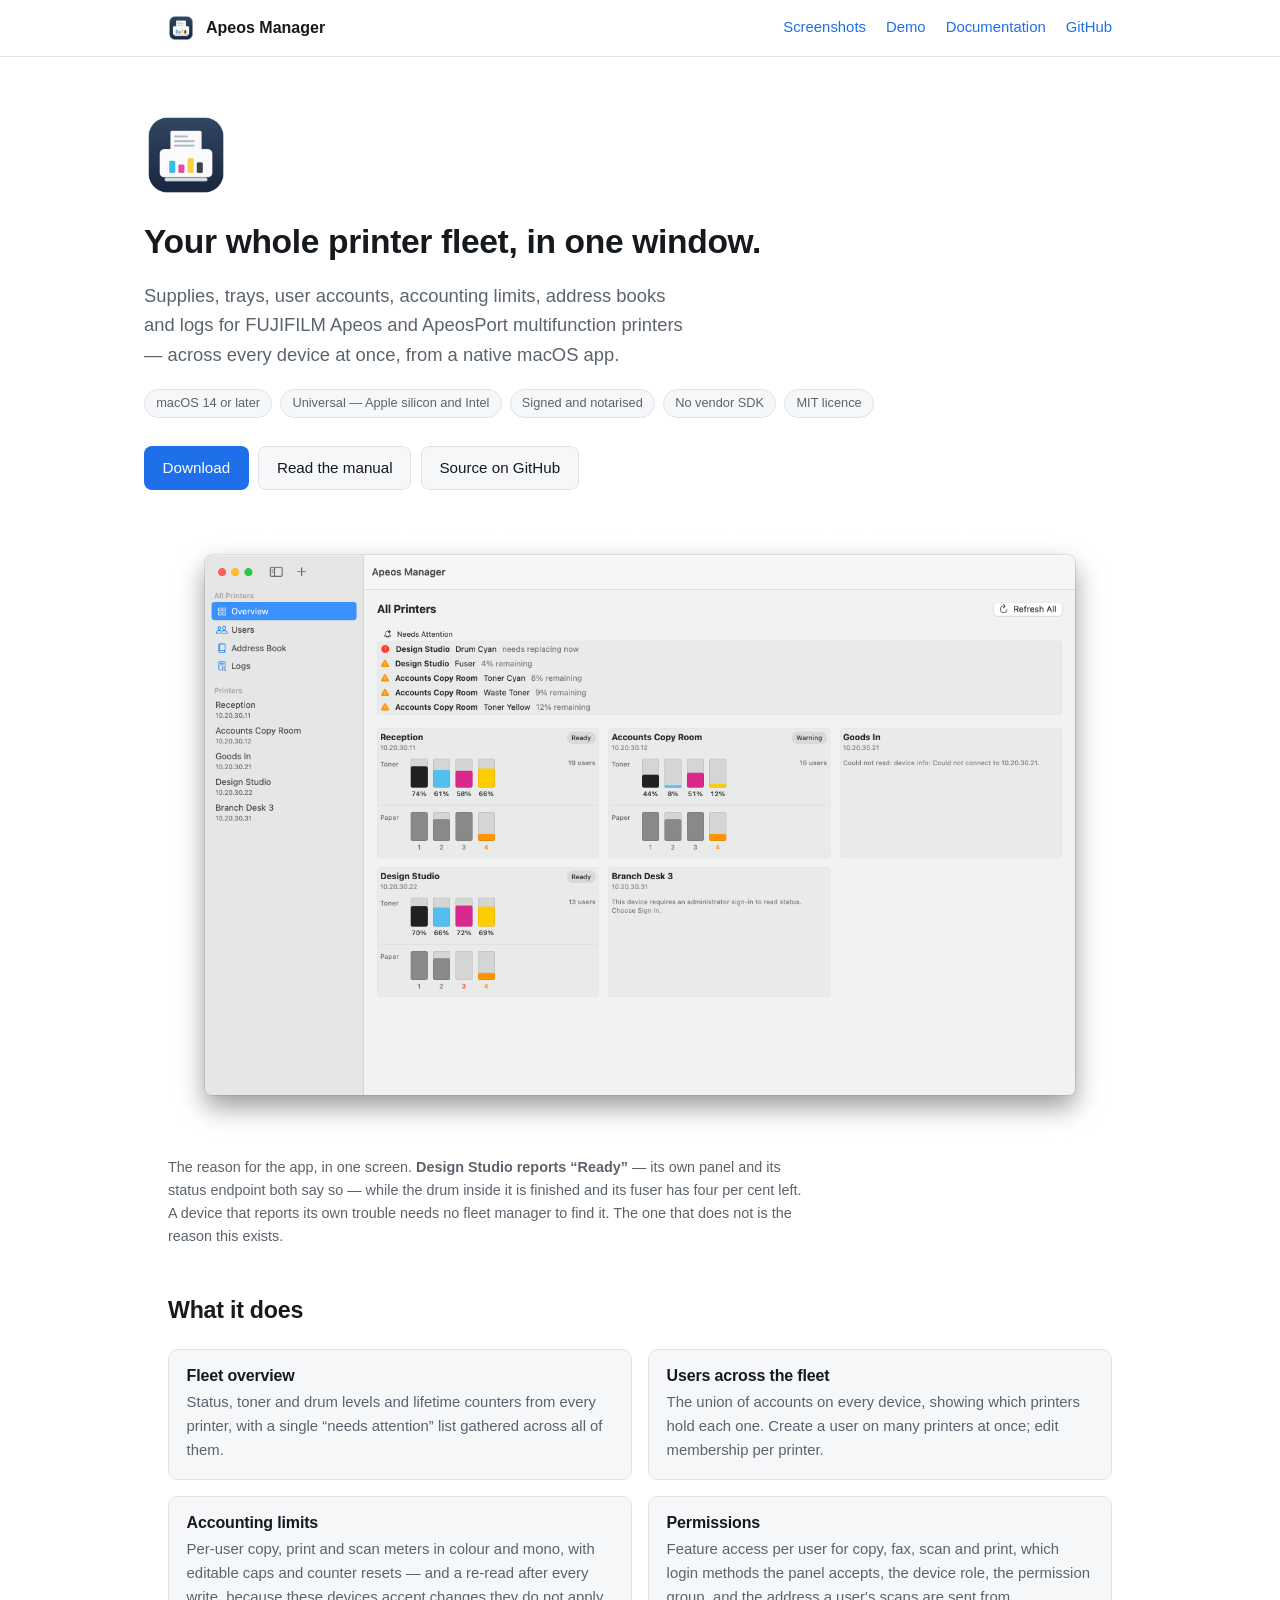
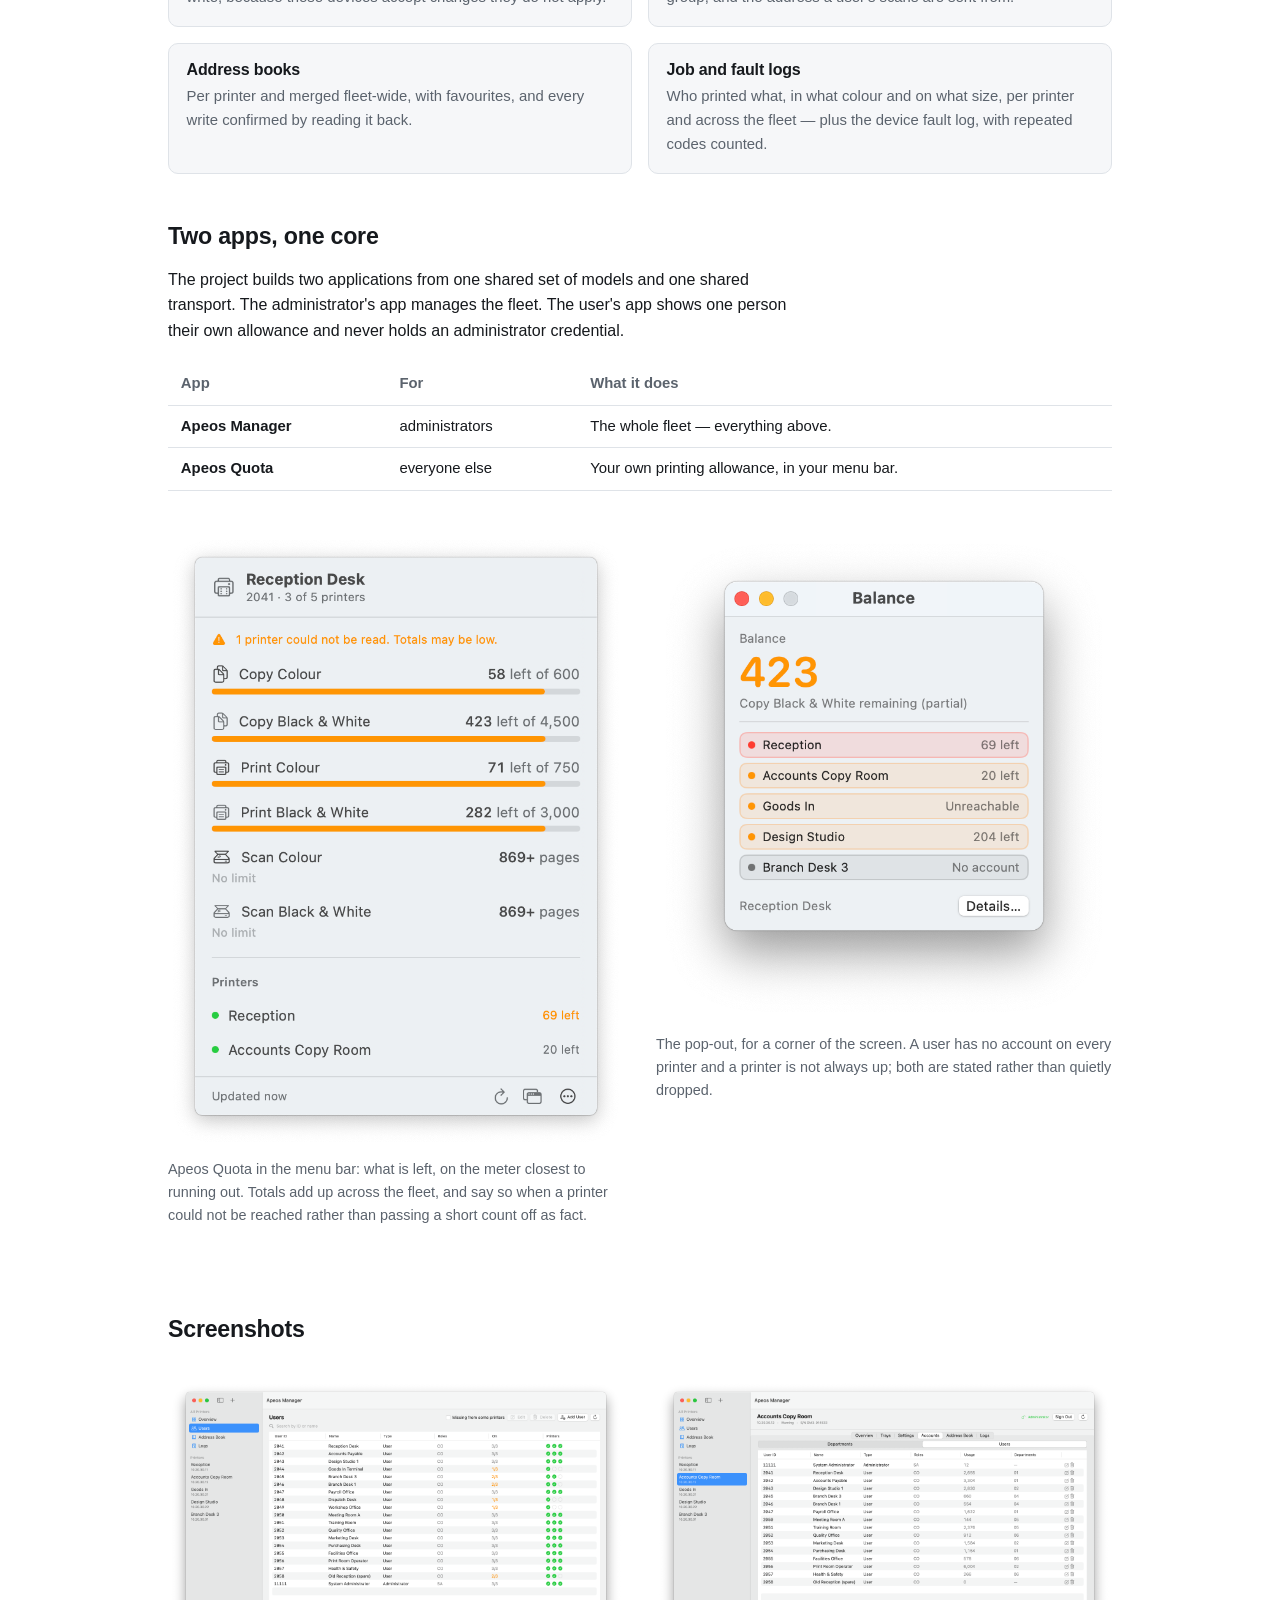
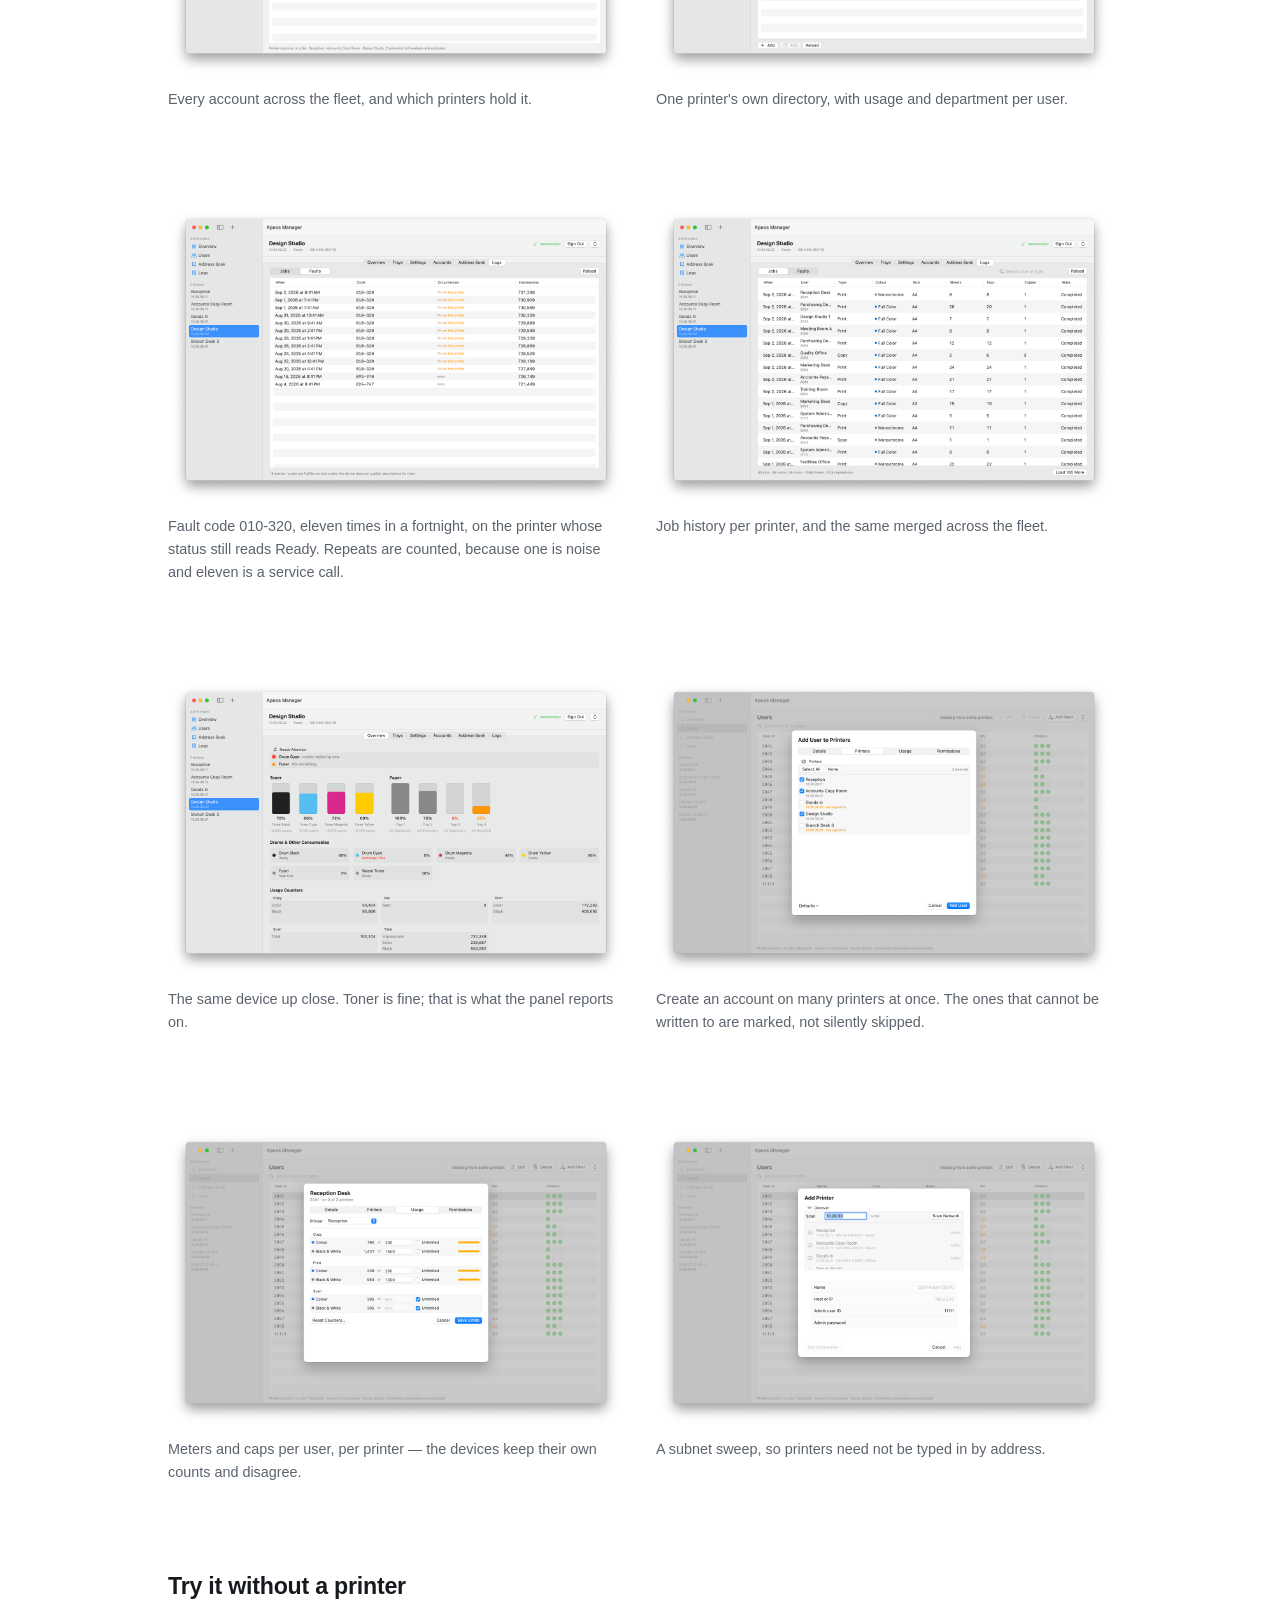
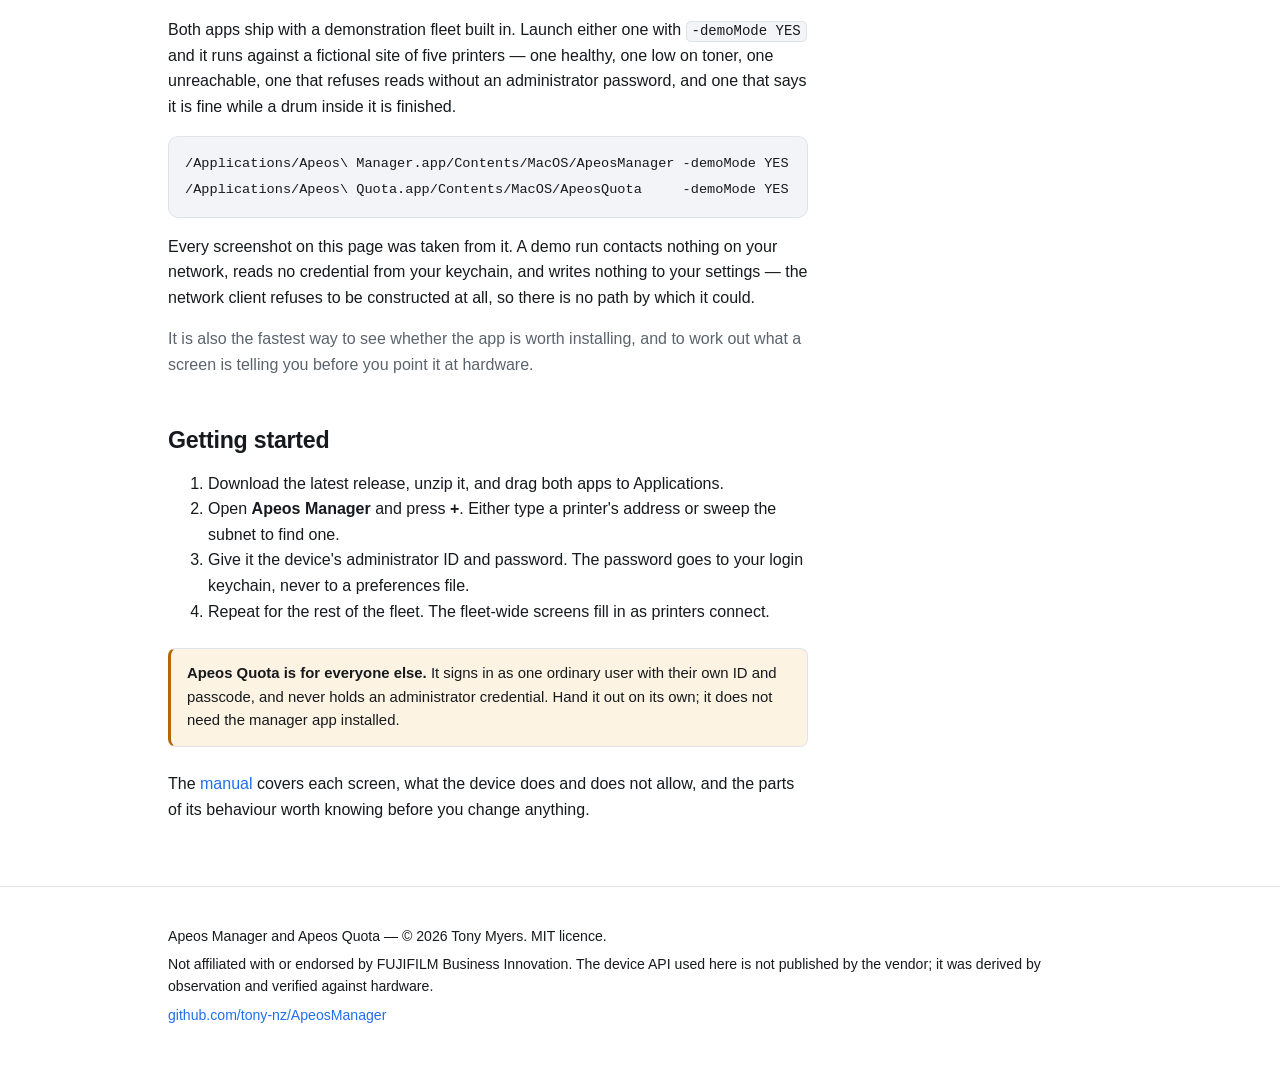
<file: docs/index.html>
<!doctype html>
<html lang="en">
<head>
<meta charset="utf-8">
<meta name="viewport" content="width=device-width, initial-scale=1">
<title>Apeos Manager — fleet management for Apeos printers on macOS</title>
<meta name="description" content="A macOS app for managing a fleet of FUJIFILM Apeos and ApeosPort multifunction printers: supplies, users, accounting limits, address books and logs, across every printer at once.">
<link rel="icon" href="assets/favicon.png" type="image/png">
<link rel="stylesheet" href="assets/style.css">
</head>
<body>

<header class="site-head">
  <div class="wrap">
    <img src="assets/icon.png" alt="Apeos Manager icon">
    <span class="name">Apeos Manager</span>
    <nav>
      <a href="#screenshots">Screenshots</a>
      <a href="#demo">Demo</a>
      <a href="documentation.html">Documentation</a>
      <a href="https://github.com/tony-nz/ApeosManager">GitHub</a>
    </nav>
  </div>
</header>

<main>

<section class="wrap hero">
  <img class="appicon" src="assets/icon.png" alt="Apeos Manager application icon">
  <h1>Your whole printer fleet, in one window.</h1>
  <p class="lead">
    Supplies, trays, user accounts, accounting limits, address books and logs for
    FUJIFILM Apeos and ApeosPort multifunction printers &mdash; across every device at
    once, from a native macOS app.
  </p>
  <div class="badges">
    <span class="badge">macOS 14 or later</span>
    <span class="badge">Universal &mdash; Apple silicon and Intel</span>
    <span class="badge">Signed and notarised</span>
    <span class="badge">No vendor SDK</span>
    <span class="badge">MIT licence</span>
  </div>
  <div class="cta">
    <a class="button primary" href="https://github.com/tony-nz/ApeosManager/releases/latest">Download</a>
    <a class="button quiet" href="documentation.html">Read the manual</a>
    <a class="button quiet" href="https://github.com/tony-nz/ApeosManager">Source on GitHub</a>
  </div>
</section>

<section class="wrap">
  <figure>
    <img src="screenshots/fleet-overview.png"
         alt="The fleet overview. A Needs Attention panel lists a spent cyan drum and a
              fuser at four per cent on Design Studio, and three low consumables on
              Accounts Copy Room. Below it, printer cards show Design Studio badged
              Ready, Goods In unreachable, and Branch Desk 3 asking for an administrator
              sign-in.">
    <figcaption>
      The reason for the app, in one screen. <strong>Design Studio reports
      &ldquo;Ready&rdquo;</strong> &mdash; its own panel and its status endpoint both say
      so &mdash; while the drum inside it is finished and its fuser has four per cent
      left. A device that reports its own trouble needs no fleet manager to find it. The
      one that does not is the reason this exists.
    </figcaption>
  </figure>
</section>

<section class="wrap">
  <h2 id="what">What it does</h2>
  <div class="features">
    <div class="feature">
      <h3>Fleet overview</h3>
      <p>Status, toner and drum levels and lifetime counters from every printer, with a
         single &ldquo;needs attention&rdquo; list gathered across all of them.</p>
    </div>
    <div class="feature">
      <h3>Users across the fleet</h3>
      <p>The union of accounts on every device, showing which printers hold each one.
         Create a user on many printers at once; edit membership per printer.</p>
    </div>
    <div class="feature">
      <h3>Accounting limits</h3>
      <p>Per-user copy, print and scan meters in colour and mono, with editable caps and
         counter resets &mdash; and a re-read after every write, because these devices
         accept changes they do not apply.</p>
    </div>
    <div class="feature">
      <h3>Permissions</h3>
      <p>Feature access per user for copy, fax, scan and print, which login methods the
         panel accepts, the device role, the permission group, and the address a user's
         scans are sent from.</p>
    </div>
    <div class="feature">
      <h3>Address books</h3>
      <p>Per printer and merged fleet-wide, with favourites, and every write confirmed by
         reading it back.</p>
    </div>
    <div class="feature">
      <h3>Job and fault logs</h3>
      <p>Who printed what, in what colour and on what size, per printer and across the
         fleet &mdash; plus the device fault log, with repeated codes counted.</p>
    </div>
  </div>
</section>

<section class="wrap">
  <h2 id="two-apps">Two apps, one core</h2>
  <div class="prose">
    <p>
      The project builds two applications from one shared set of models and one shared
      transport. The administrator's app manages the fleet. The user's app shows one
      person their own allowance and never holds an administrator credential.
    </p>
  </div>
  <div class="table-scroll">
    <table>
      <thead>
        <tr><th>App</th><th>For</th><th>What it does</th></tr>
      </thead>
      <tbody>
        <tr>
          <td><strong>Apeos Manager</strong></td>
          <td>administrators</td>
          <td>The whole fleet &mdash; everything above.</td>
        </tr>
        <tr>
          <td><strong>Apeos Quota</strong></td>
          <td>everyone else</td>
          <td>Your own printing allowance, in your menu bar.</td>
        </tr>
      </tbody>
    </table>
  </div>

  <div class="shots two">
    <figure>
      <img src="screenshots/quota-menu-bar.png"
           alt="The Apeos Quota menu bar popover for Reception Desk, showing four capped
                meters close to their limits, two uncapped scan meters, and a warning
                that one printer could not be read so totals may be low.">
      <figcaption>
        Apeos Quota in the menu bar: what is left, on the meter closest to running out.
        Totals add up across the fleet, and say so when a printer could not be reached
        rather than passing a short count off as fact.
      </figcaption>
    </figure>
    <figure>
      <img src="screenshots/quota-balance.png"
           alt="The Balance window: 423 Copy Black and White remaining, marked partial,
                with all five printers listed — Reception 69 left, Accounts Copy Room 20
                left, Goods In unreachable, Design Studio 204 left, and Branch Desk 3
                showing no account.">
      <figcaption>
        The pop-out, for a corner of the screen. A user has no account on every printer
        and a printer is not always up; both are stated rather than quietly dropped.
      </figcaption>
    </figure>
  </div>
</section>

<section class="wrap">
  <h2 id="screenshots">Screenshots</h2>
  <div class="shots two">
    <figure>
      <img src="screenshots/fleet-users.png"
           alt="The fleet-wide Users list: nineteen accounts with ID, name, type, role,
                a count of how many printers hold each, and a tick per printer.">
      <figcaption>Every account across the fleet, and which printers hold it.</figcaption>
    </figure>
    <figure>
      <img src="screenshots/printer-accounts.png"
           alt="One printer's Accounts tab, showing its user list with per-user usage
                totals and department numbers.">
      <figcaption>One printer's own directory, with usage and department per user.</figcaption>
    </figure>
    <figure>
      <img src="screenshots/printer-faults.png"
           alt="The fault log for Design Studio: fault code 010-320 listed eleven times
                over a fortnight, each row marked eleven times on this printer, on a
                device whose header reads Ready.">
      <figcaption>
        Fault code 010&#8209;320, eleven times in a fortnight, on the printer whose
        status still reads Ready. Repeats are counted, because one is noise and eleven
        is a service call.
      </figcaption>
    </figure>
    <figure>
      <img src="screenshots/printer-jobs.png"
           alt="Job history for one printer: date, user, type, colour, paper size,
                sheets, impressions, copies and state.">
      <figcaption>Job history per printer, and the same merged across the fleet.</figcaption>
    </figure>
    <figure>
      <img src="screenshots/printer-overview.png"
           alt="Design Studio's own overview: header reads Ready, toner all near seventy
                per cent, and below it Drum Cyan at zero per cent marked Exchange Time
                and the fuser at four per cent.">
      <figcaption>
        The same device up close. Toner is fine; that is what the panel reports on.
      </figcaption>
    </figure>
    <figure>
      <img src="screenshots/add-user-printers.png"
           alt="The Add User sheet's Printers pane: five printers with checkboxes, three
                ticked and marked three selected, the two not signed in shown in amber.">
      <figcaption>
        Create an account on many printers at once. The ones that cannot be written to
        are marked, not silently skipped.
      </figcaption>
    </figure>
    <figure>
      <img src="screenshots/edit-user-usage.png"
           alt="Editing a user's usage on one printer: copy colour 190 of 200, copy mono
                1,431 of 1,500, print colour 238 of 250, print mono 954 of 1,000, each
                with an amber bar, and scan unlimited.">
      <figcaption>
        Meters and caps per user, per printer &mdash; the devices keep their own counts
        and disagree.
      </figcaption>
    </figure>
    <figure>
      <img src="screenshots/add-printer.png"
           alt="The Add Printer sheet mid-scan, listing discovered printers with their
                addresses, serial numbers and status.">
      <figcaption>A subnet sweep, so printers need not be typed in by address.</figcaption>
    </figure>
  </div>
</section>

<section class="wrap">
  <h2 id="demo">Try it without a printer</h2>
  <div class="prose">
    <p>
      Both apps ship with a demonstration fleet built in. Launch either one with
      <code>-demoMode YES</code> and it runs against a fictional site of five printers
      &mdash; one healthy, one low on toner, one unreachable, one that refuses reads
      without an administrator password, and one that says it is fine while a drum inside
      it is finished.
    </p>
<pre><code>/Applications/Apeos\ Manager.app/Contents/MacOS/ApeosManager -demoMode YES
/Applications/Apeos\ Quota.app/Contents/MacOS/ApeosQuota     -demoMode YES</code></pre>
    <p>
      Every screenshot on this page was taken from it. A demo run contacts nothing on
      your network, reads no credential from your keychain, and writes nothing to your
      settings &mdash; the network client refuses to be constructed at all, so there is
      no path by which it could.
    </p>
    <p class="dim">
      It is also the fastest way to see whether the app is worth installing, and to work
      out what a screen is telling you before you point it at hardware.
    </p>
  </div>
</section>

<section class="wrap">
  <h2 id="start">Getting started</h2>
  <div class="prose">
    <ol>
      <li>Download the latest release, unzip it, and drag both apps to Applications.</li>
      <li>Open <strong>Apeos Manager</strong> and press <strong>+</strong>. Either type a
          printer's address or sweep the subnet to find one.</li>
      <li>Give it the device's administrator ID and password. The password goes to your
          login keychain, never to a preferences file.</li>
      <li>Repeat for the rest of the fleet. The fleet-wide screens fill in as printers
          connect.</li>
    </ol>
    <div class="note">
      <strong>Apeos Quota is for everyone else.</strong> It signs in as one ordinary
      user with their own ID and passcode, and never holds an administrator credential.
      Hand it out on its own; it does not need the manager app installed.
    </div>
    <p>
      The <a href="documentation.html">manual</a> covers each screen, what the device
      does and does not allow, and the parts of its behaviour worth knowing before you
      change anything.
    </p>
  </div>
</section>

</main>

<footer>
  <div class="wrap">
    <p>Apeos Manager and Apeos Quota &mdash; &copy; 2026 Tony Myers. MIT licence.</p>
    <p>Not affiliated with or endorsed by FUJIFILM Business Innovation. The device API
       used here is not published by the vendor; it was derived by observation and
       verified against hardware.</p>
    <p><a href="https://github.com/tony-nz/ApeosManager">github.com/tony-nz/ApeosManager</a></p>
  </div>
</footer>

<script src="assets/lightbox.js"></script>

</body>
</html>
</file>
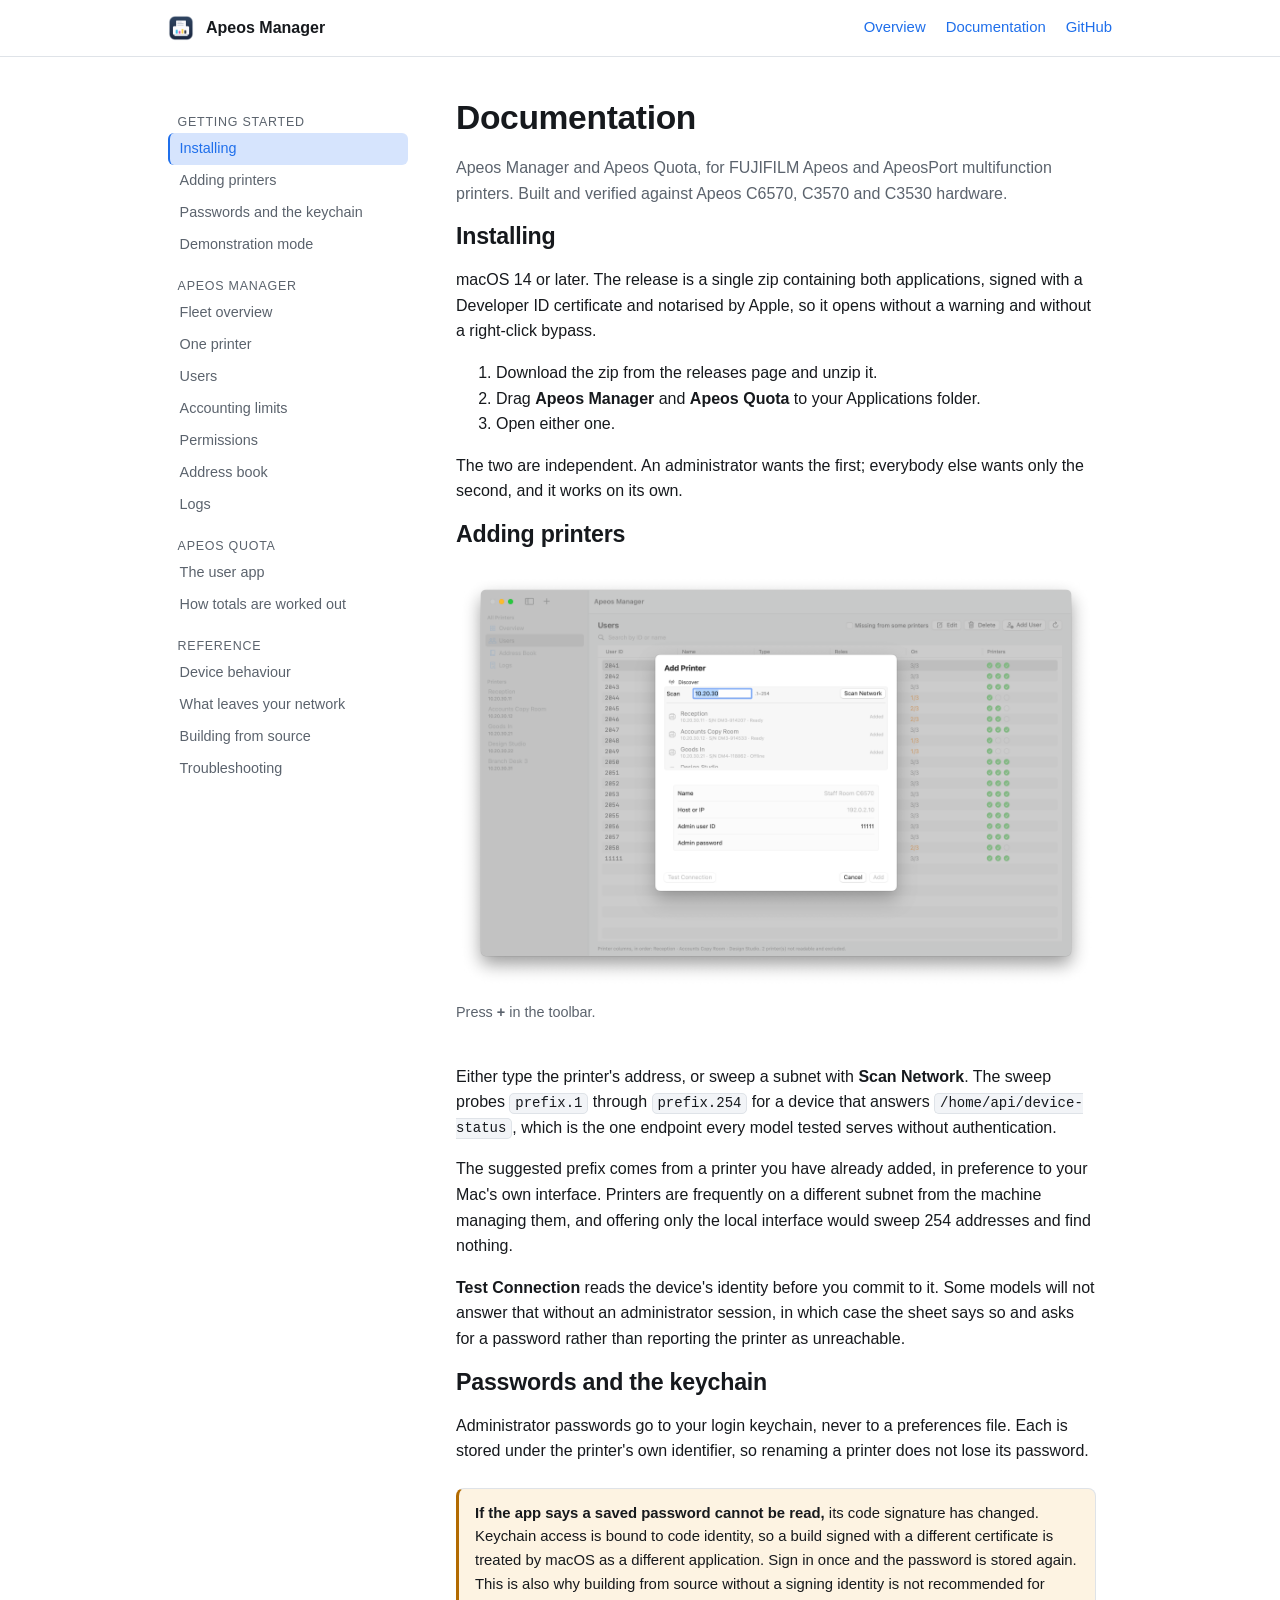
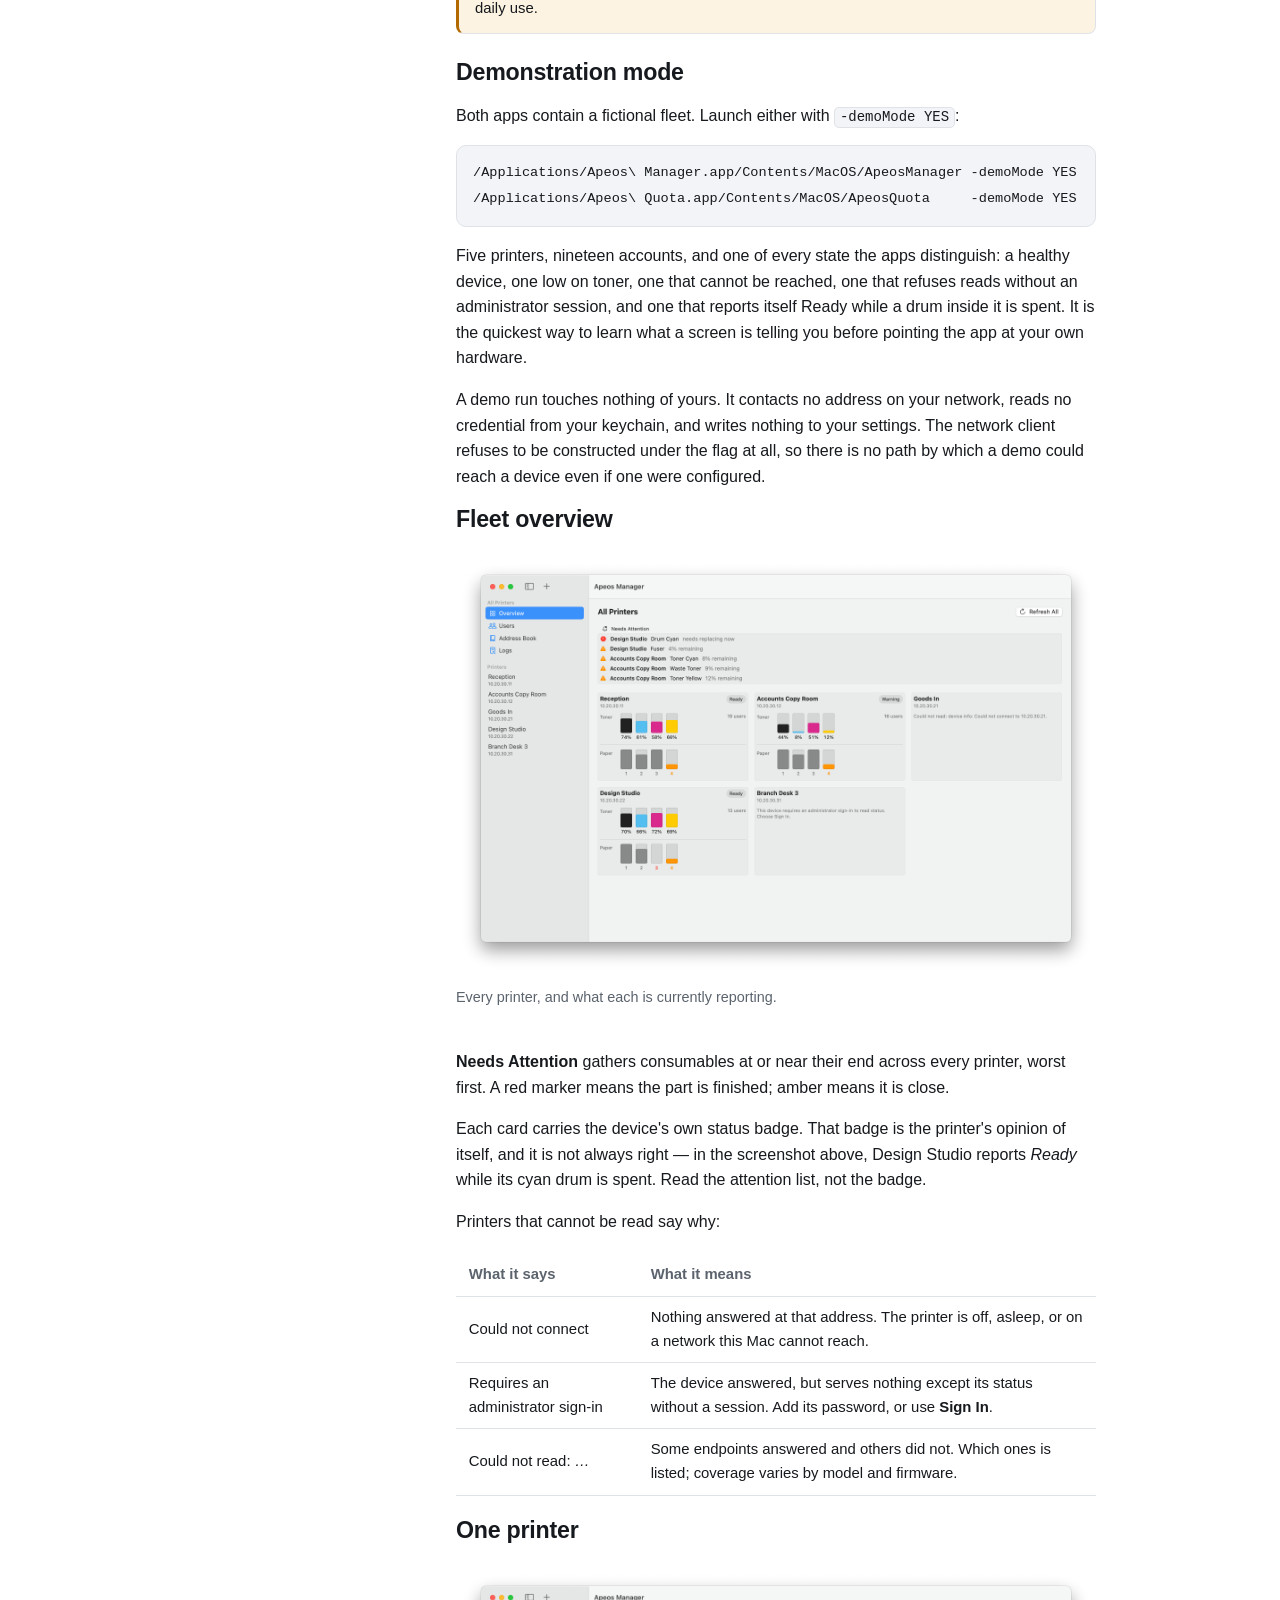
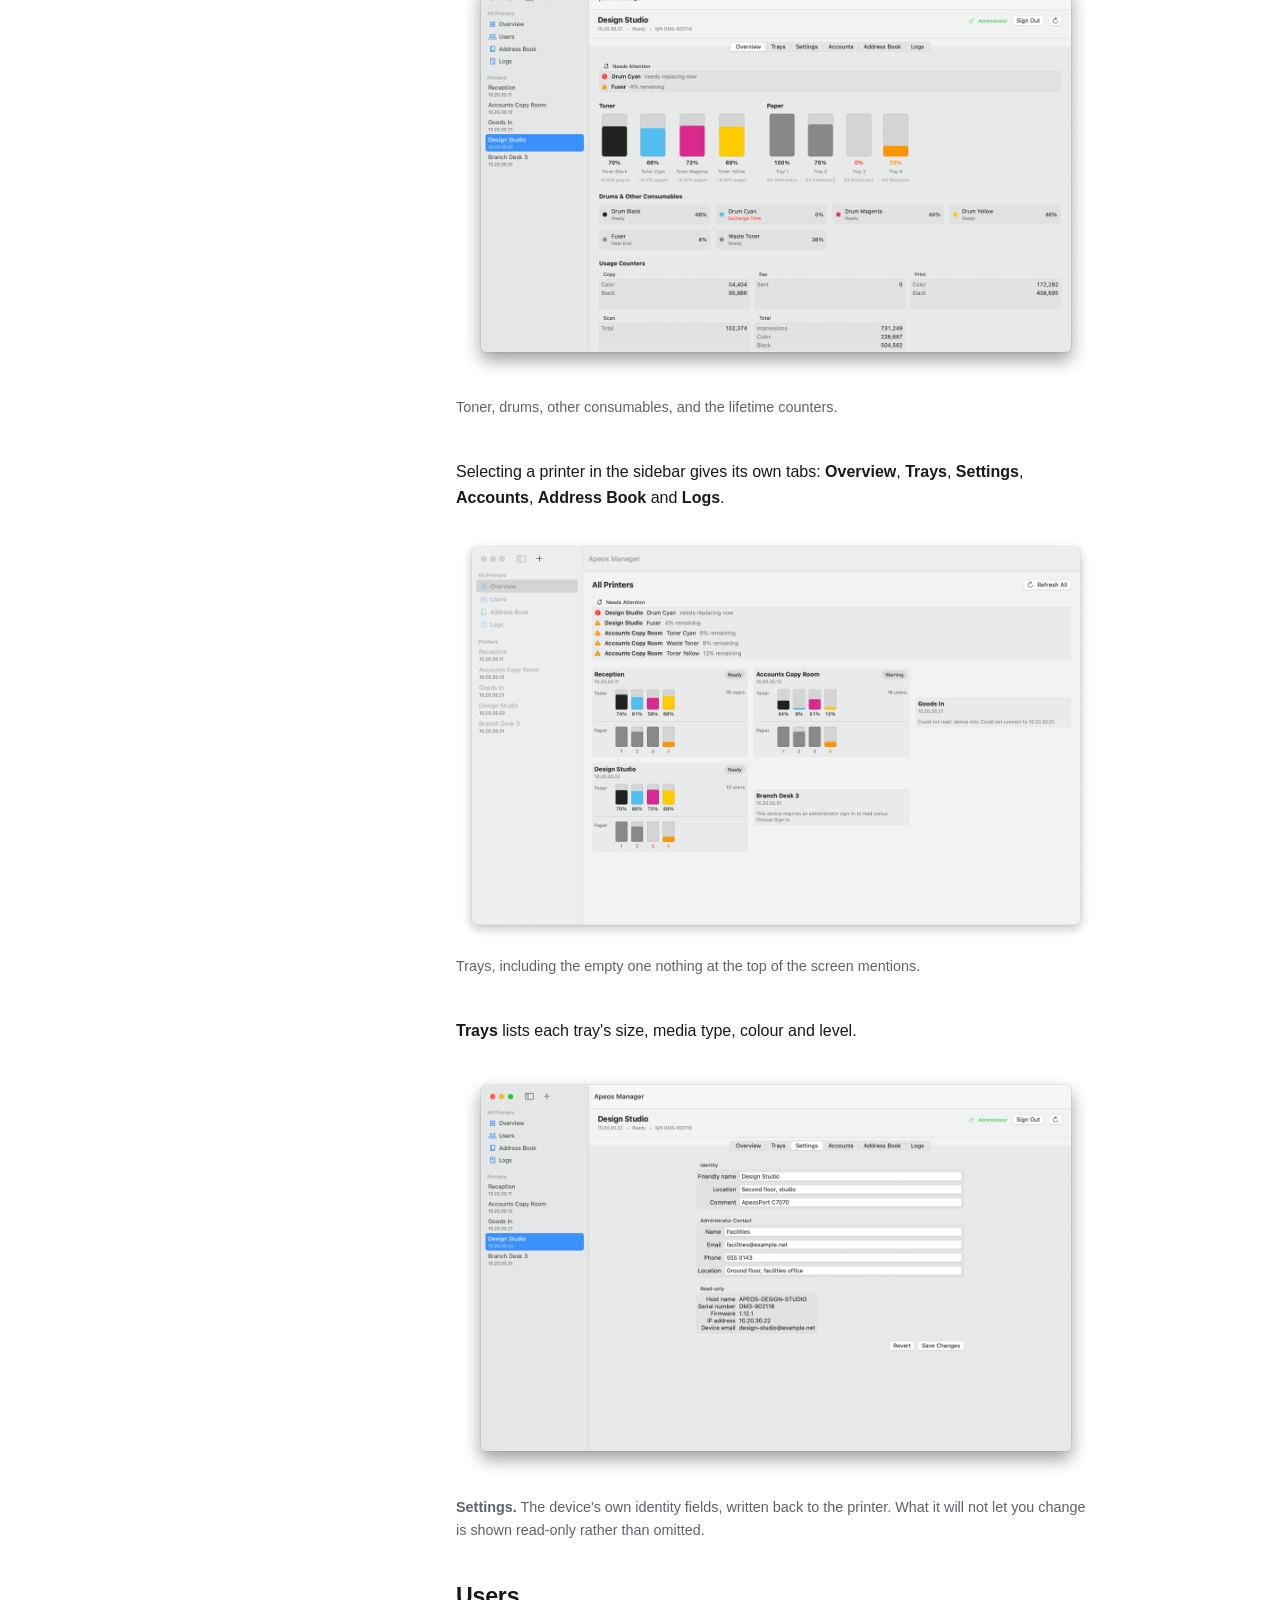
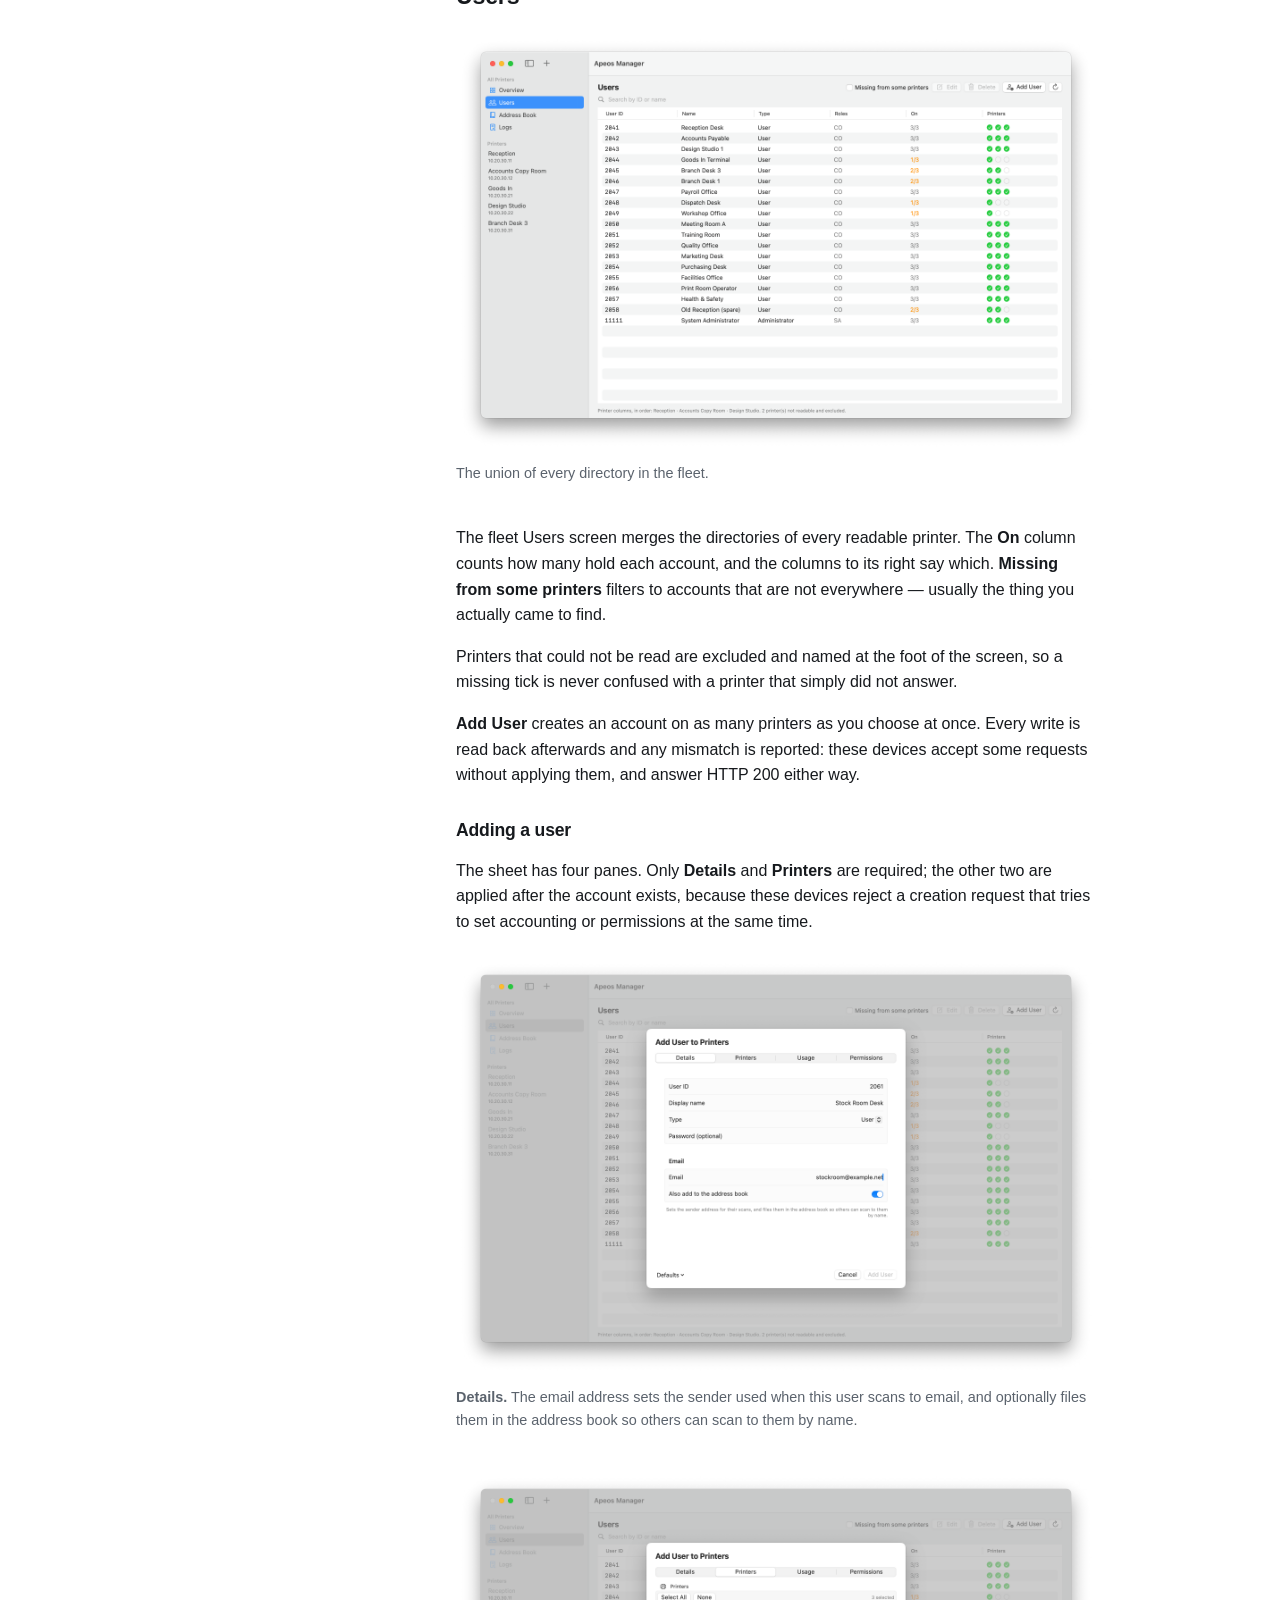
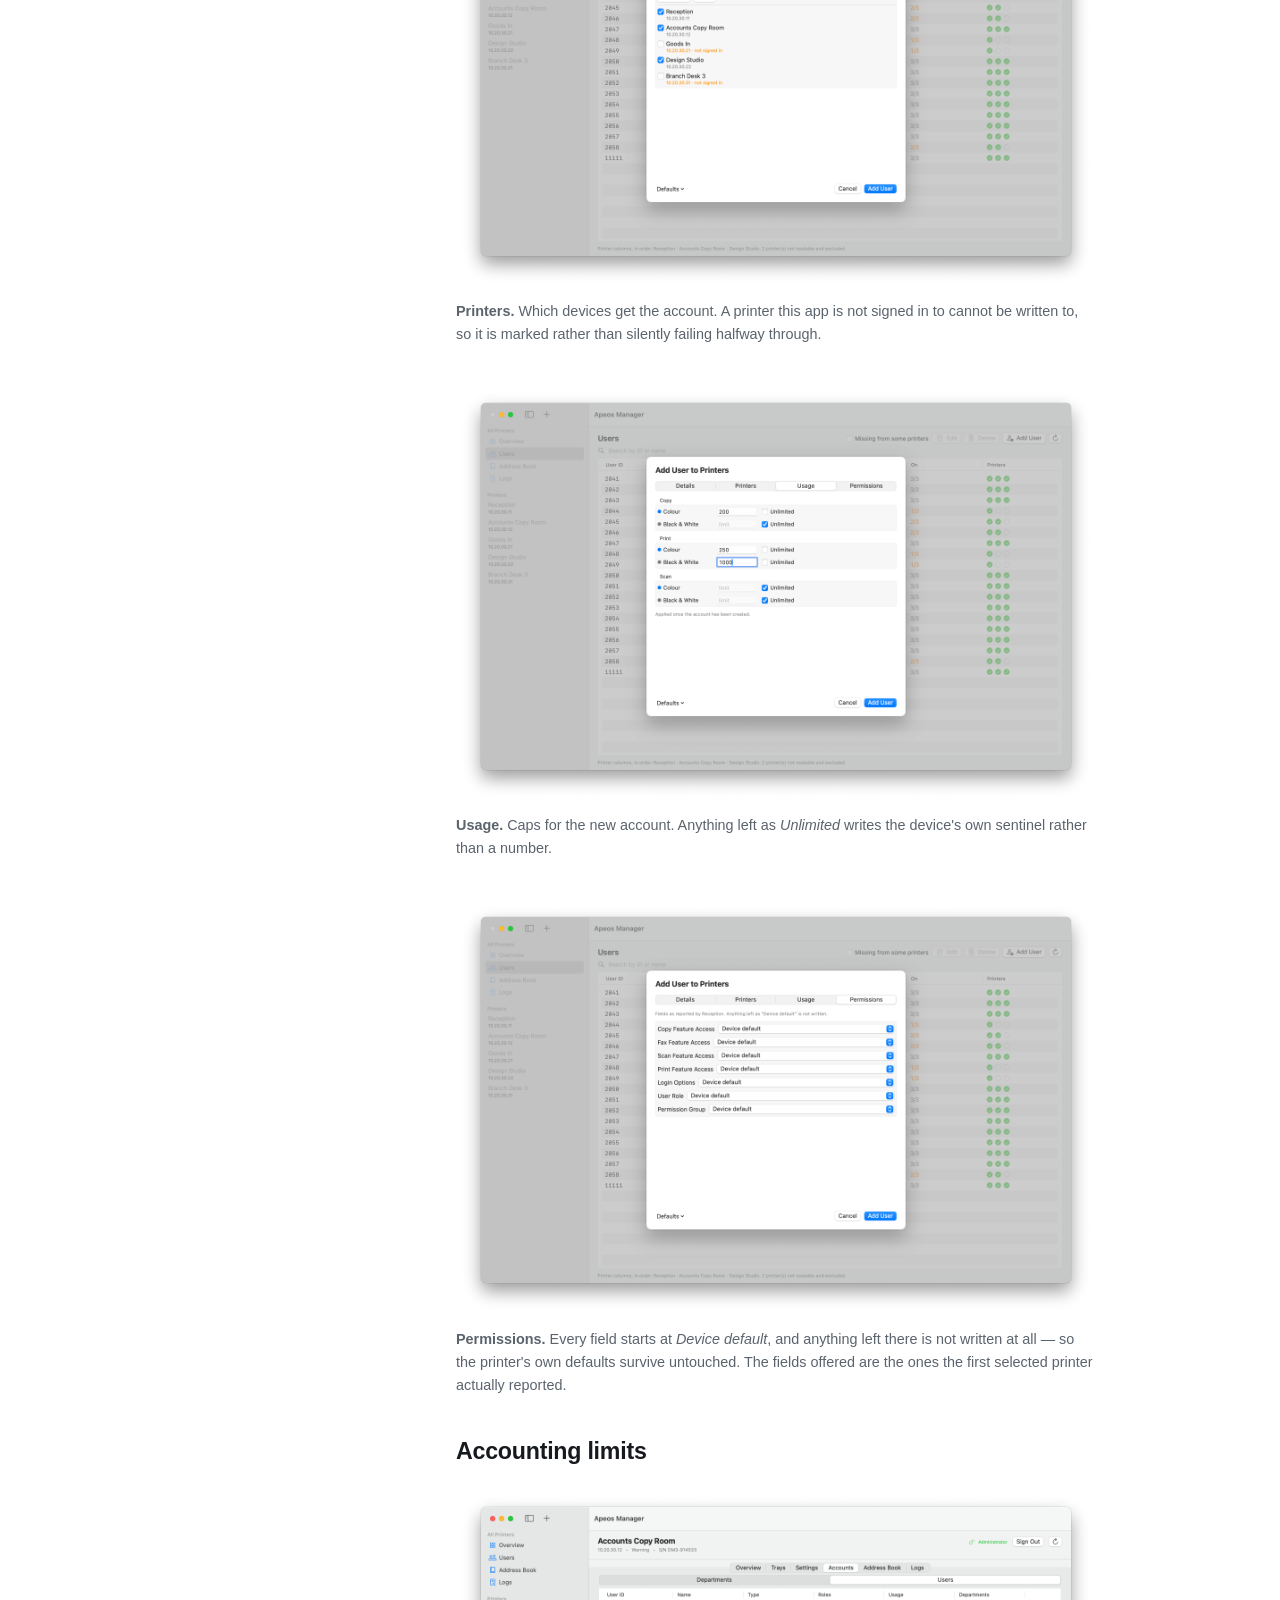
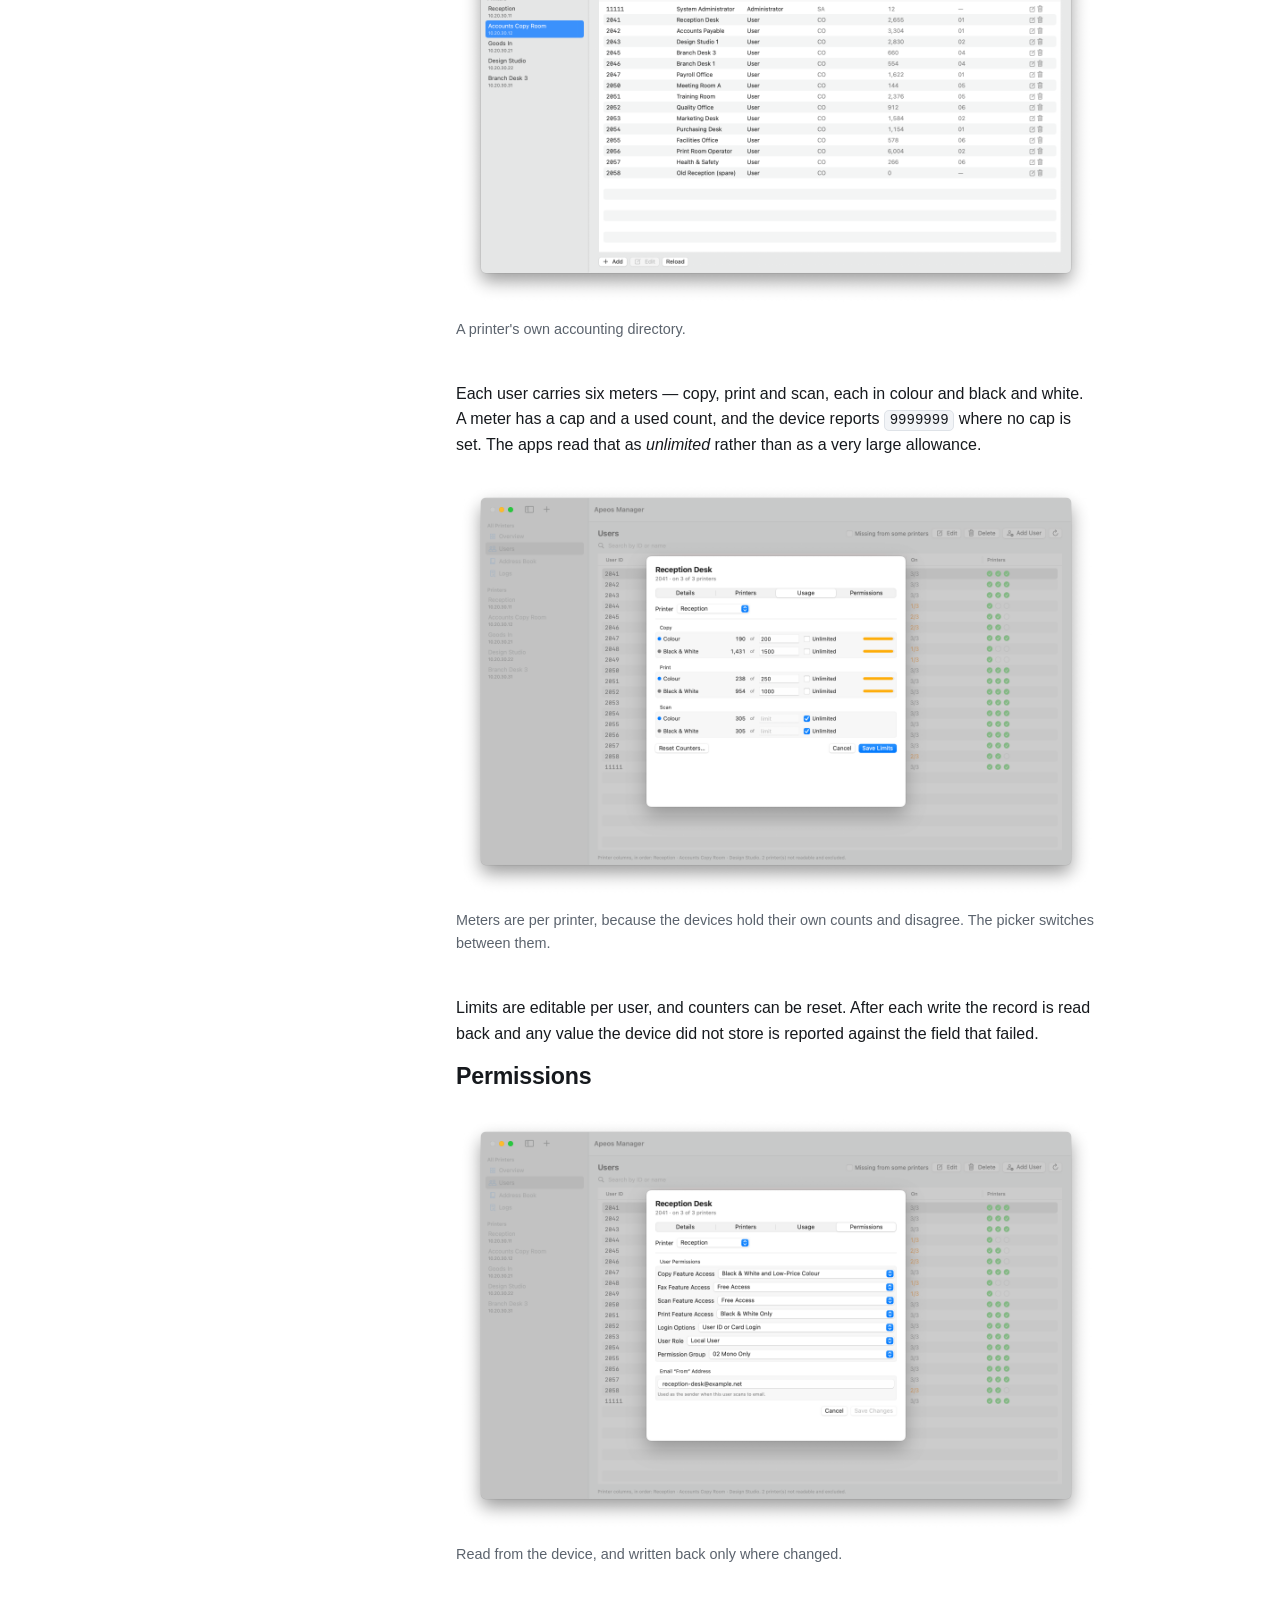
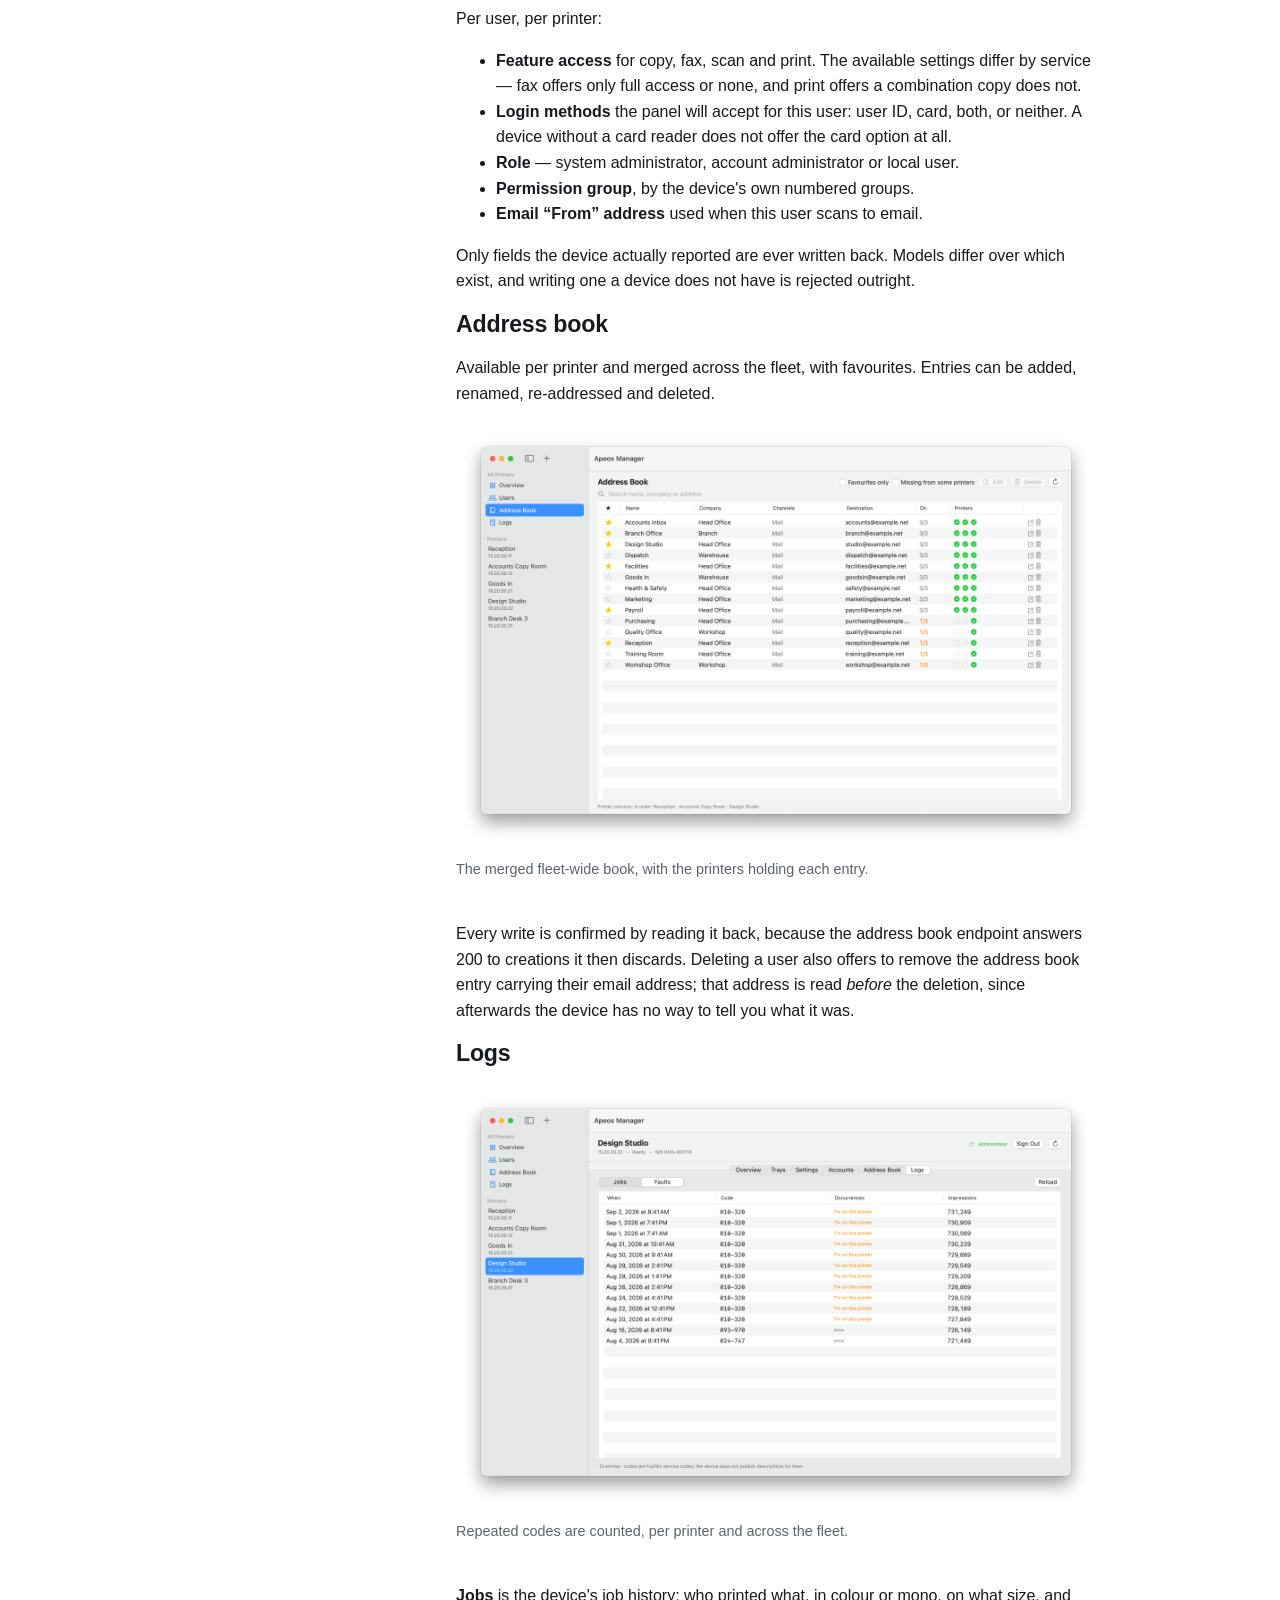
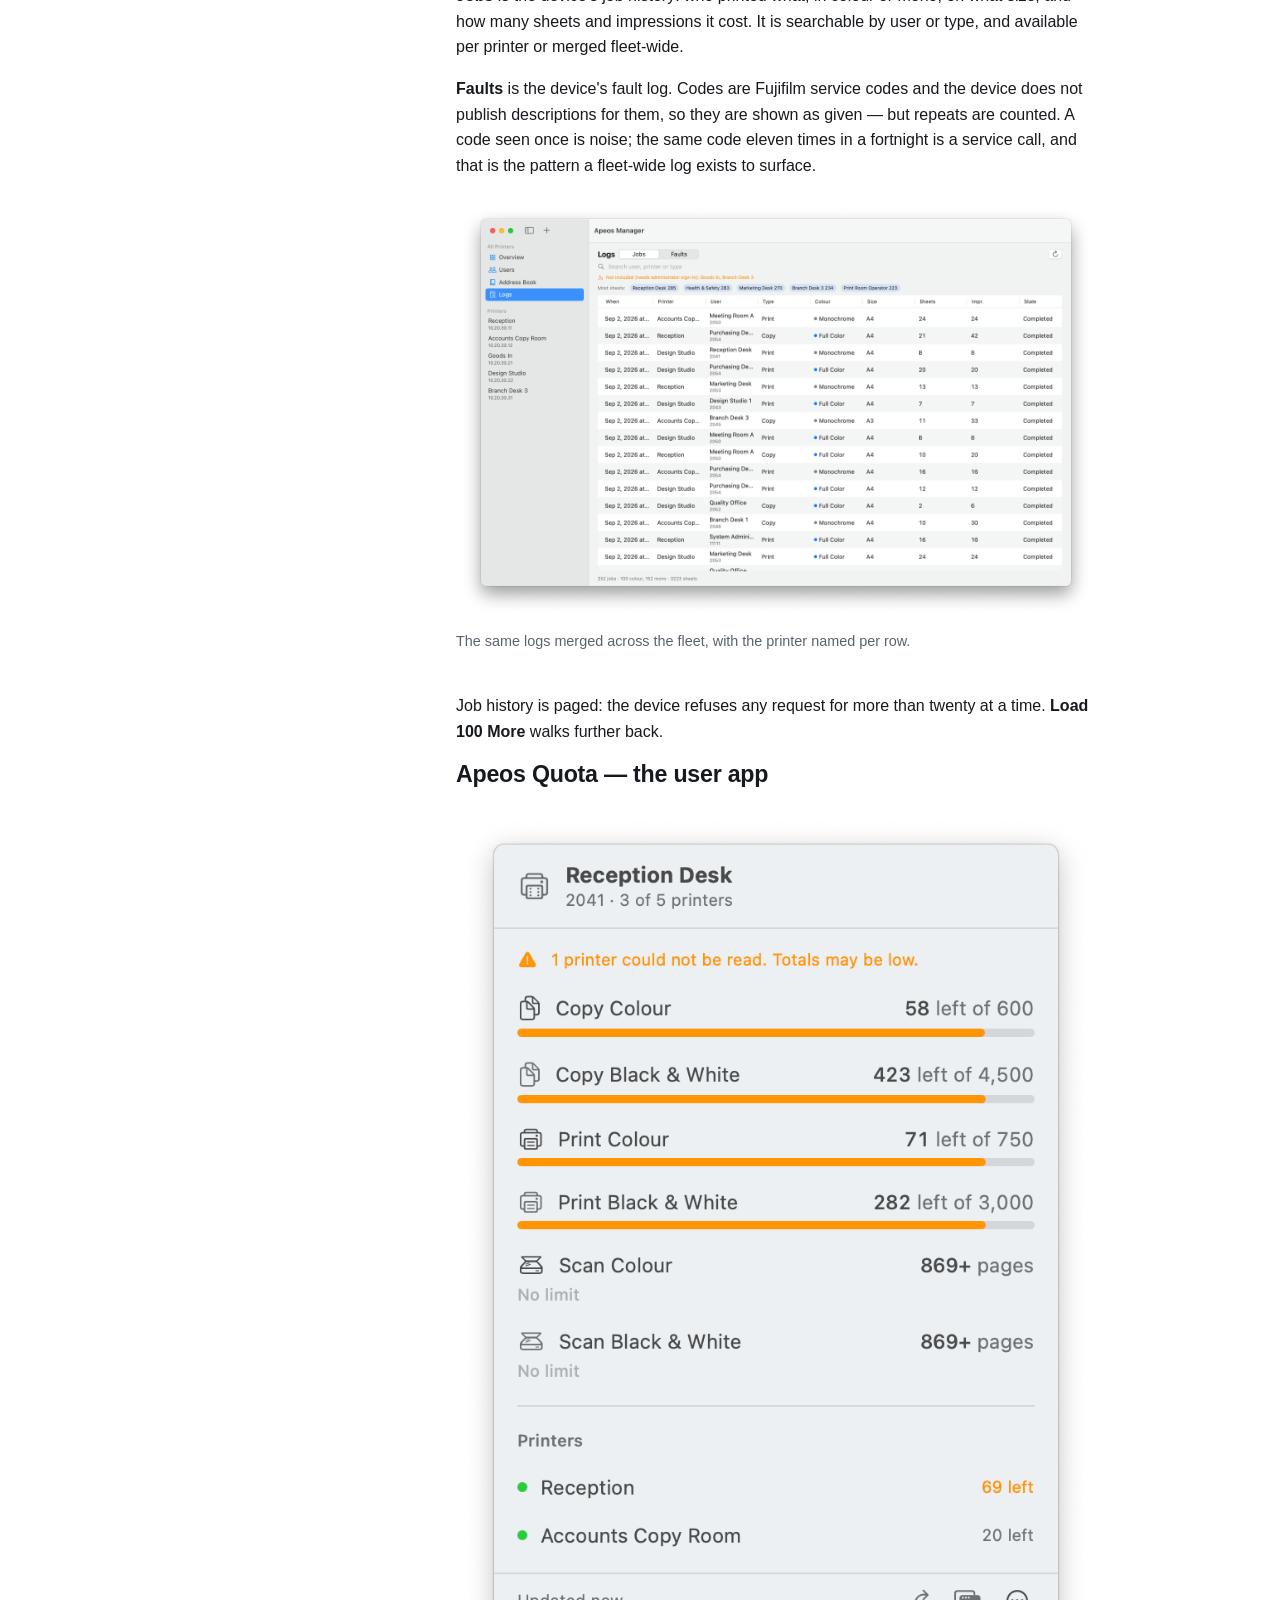
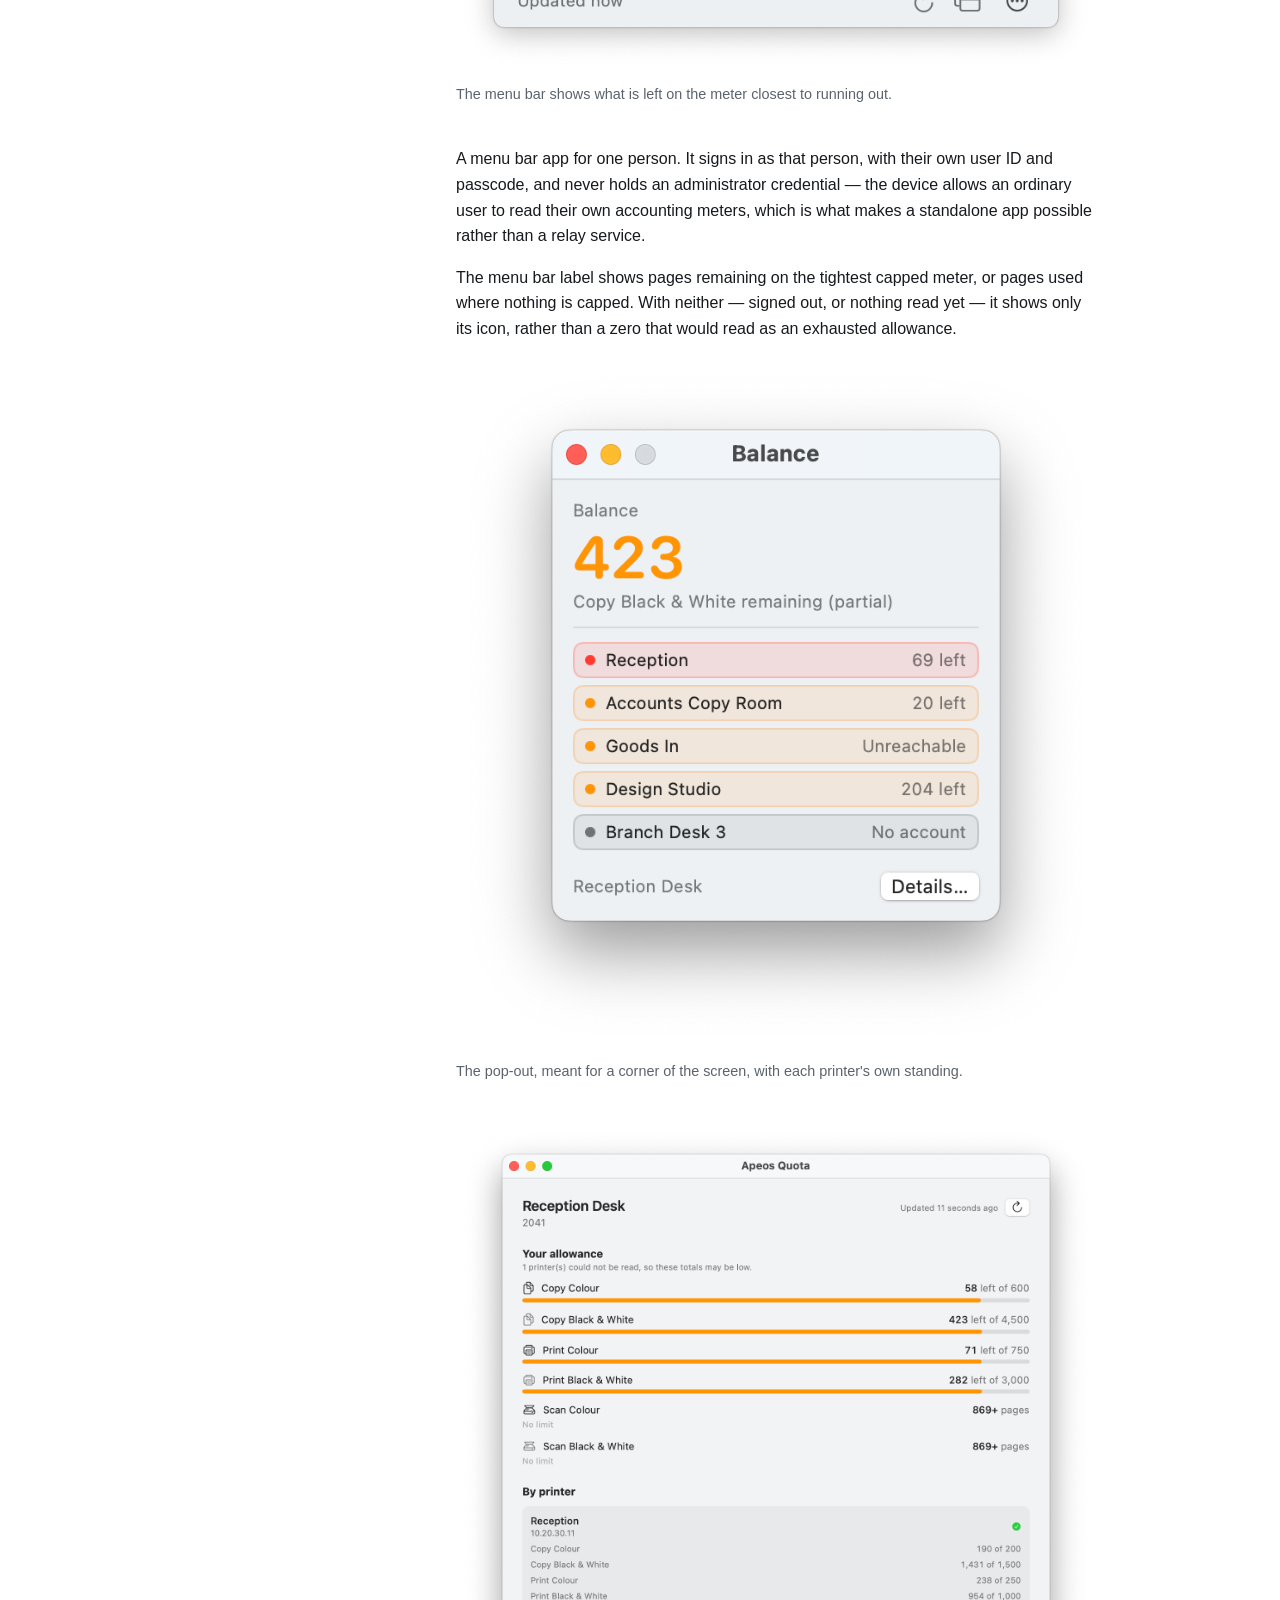
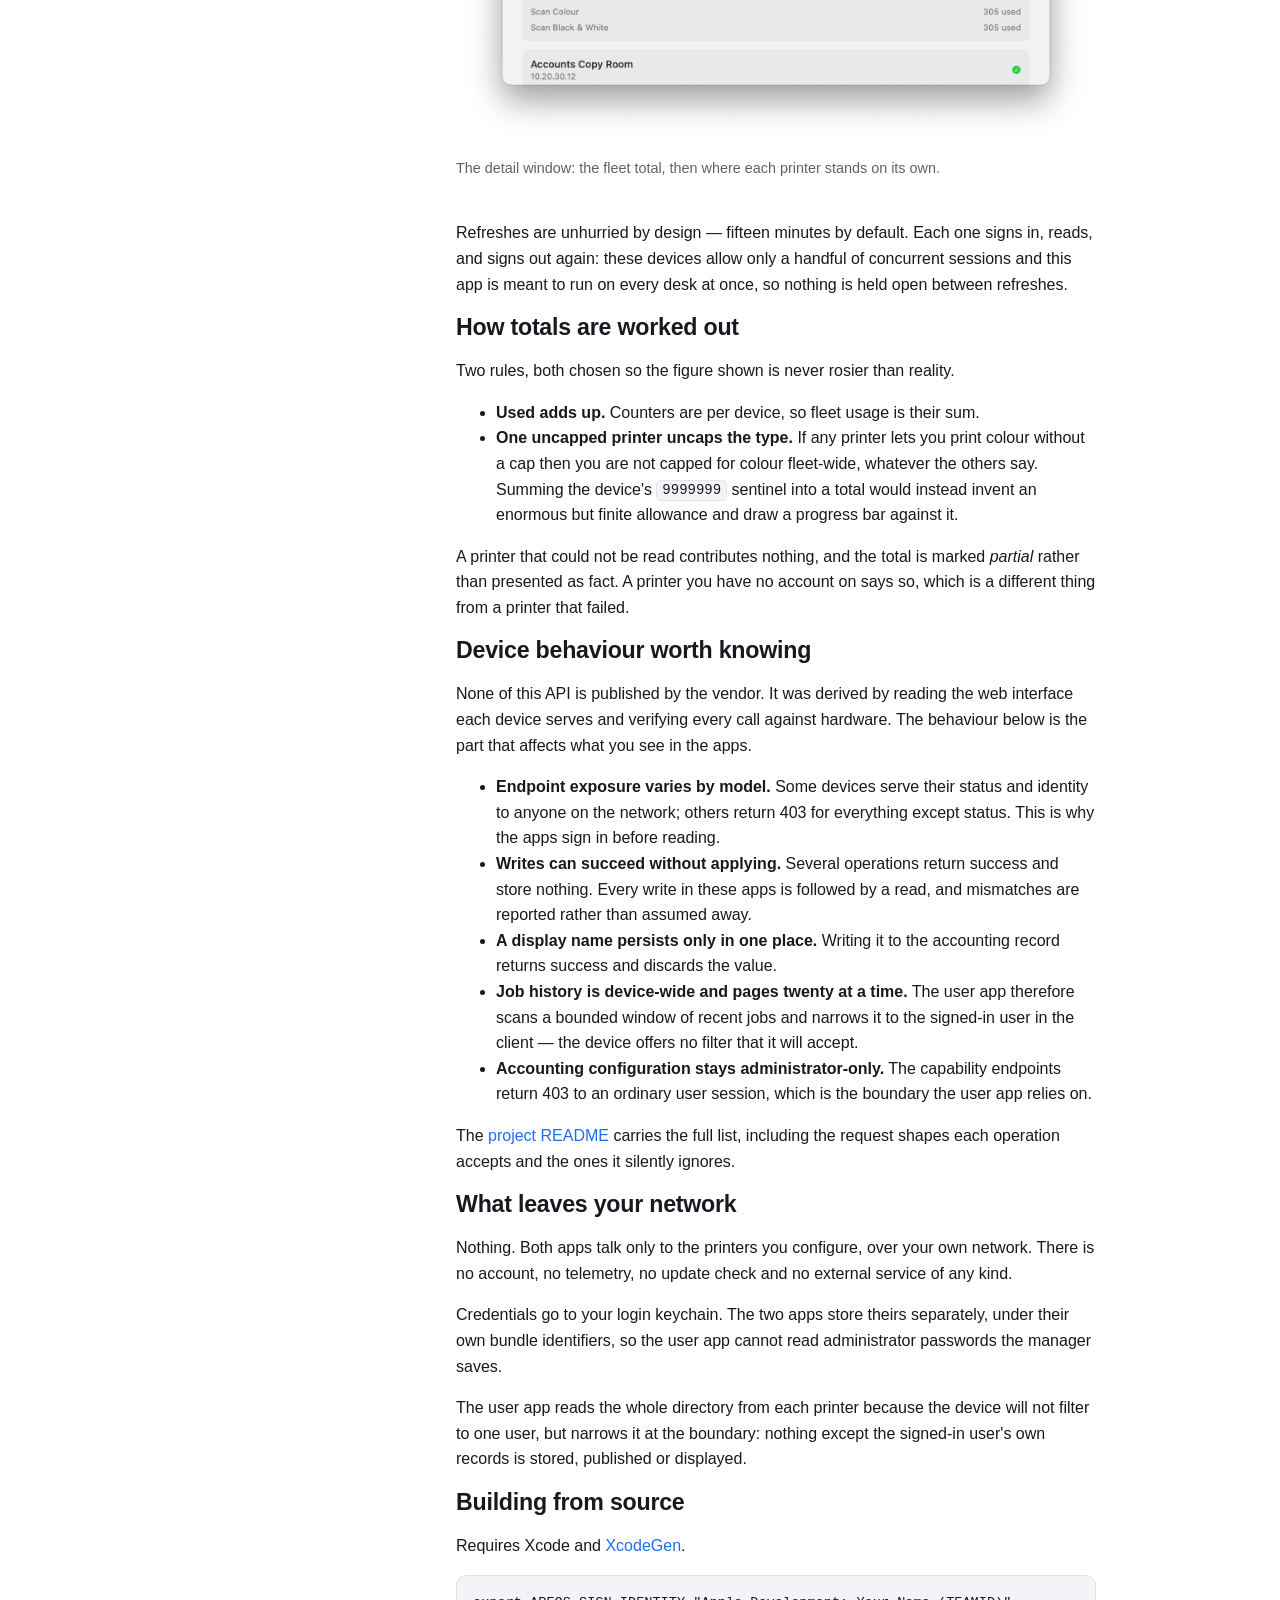
<file: docs/documentation.html>
<!doctype html>
<html lang="en">
<head>
<meta charset="utf-8">
<meta name="viewport" content="width=device-width, initial-scale=1">
<title>Documentation — Apeos Manager</title>
<meta name="description" content="The manual for Apeos Manager and Apeos Quota: every screen, what the devices allow, and the behaviour worth knowing before changing anything.">
<link rel="icon" href="assets/favicon.png" type="image/png">
<link rel="stylesheet" href="assets/style.css">
</head>
<body>

<header class="site-head">
  <div class="wrap">
    <img src="assets/icon.png" alt="Apeos Manager icon">
    <span class="name">Apeos Manager</span>
    <nav>
      <a href="index.html">Overview</a>
      <a href="documentation.html">Documentation</a>
      <a href="https://github.com/tony-nz/ApeosManager">GitHub</a>
    </nav>
  </div>
</header>

<main class="wrap" style="padding-top:2.5rem">
<div class="doc">

  <aside class="doc-nav">
    <ul>
      <li class="group">Getting started</li>
      <li><a href="#install">Installing</a></li>
      <li><a href="#adding">Adding printers</a></li>
      <li><a href="#passwords">Passwords and the keychain</a></li>
      <li><a href="#demo">Demonstration mode</a></li>

      <li class="group">Apeos Manager</li>
      <li><a href="#fleet-overview">Fleet overview</a></li>
      <li><a href="#printer">One printer</a></li>
      <li><a href="#users">Users</a></li>
      <li><a href="#usage">Accounting limits</a></li>
      <li><a href="#permissions">Permissions</a></li>
      <li><a href="#address-book">Address book</a></li>
      <li><a href="#logs">Logs</a></li>

      <li class="group">Apeos Quota</li>
      <li><a href="#quota">The user app</a></li>
      <li><a href="#quota-totals">How totals are worked out</a></li>

      <li class="group">Reference</li>
      <li><a href="#behaviour">Device behaviour</a></li>
      <li><a href="#privacy">What leaves your network</a></li>
      <li><a href="#building">Building from source</a></li>
      <li><a href="#troubleshooting">Troubleshooting</a></li>
    </ul>
  </aside>

  <div class="doc-body prose">
    <h1>Documentation</h1>
    <p class="dim">
      Apeos Manager and Apeos Quota, for FUJIFILM Apeos and ApeosPort multifunction
      printers. Built and verified against Apeos C6570, C3570 and C3530 hardware.
    </p>

    <section id="install">
      <h2>Installing</h2>
      <p>
        macOS 14 or later. The release is a single zip containing both applications,
        signed with a Developer ID certificate and notarised by Apple, so it opens
        without a warning and without a right-click bypass.
      </p>
      <ol>
        <li>Download the zip from the releases page and unzip it.</li>
        <li>Drag <strong>Apeos Manager</strong> and <strong>Apeos Quota</strong> to your
            Applications folder.</li>
        <li>Open either one.</li>
      </ol>
      <p>
        The two are independent. An administrator wants the first; everybody else wants
        only the second, and it works on its own.
      </p>
    </section>

    <section id="adding">
      <h2>Adding printers</h2>
      <figure>
        <img src="screenshots/add-printer.png"
             alt="The Add Printer sheet: a Scan field pre-filled with a subnet prefix, a
                  Scan Network button, a list of discovered printers with addresses,
                  serial numbers and status, and fields for name, host, admin user ID
                  and admin password.">
        <figcaption>Press <strong>+</strong> in the toolbar.</figcaption>
      </figure>
      <p>
        Either type the printer's address, or sweep a subnet with <strong>Scan
        Network</strong>. The sweep probes <code>prefix.1</code> through
        <code>prefix.254</code> for a device that answers
        <code>/home/api/device-status</code>, which is the one endpoint every model
        tested serves without authentication.
      </p>
      <p>
        The suggested prefix comes from a printer you have already added, in preference
        to your Mac's own interface. Printers are frequently on a different subnet from
        the machine managing them, and offering only the local interface would sweep 254
        addresses and find nothing.
      </p>
      <p>
        <strong>Test Connection</strong> reads the device's identity before you commit to
        it. Some models will not answer that without an administrator session, in which
        case the sheet says so and asks for a password rather than reporting the printer
        as unreachable.
      </p>
    </section>

    <section id="passwords">
      <h2>Passwords and the keychain</h2>
      <p>
        Administrator passwords go to your login keychain, never to a preferences file.
        Each is stored under the printer's own identifier, so renaming a printer does not
        lose its password.
      </p>
      <div class="note">
        <strong>If the app says a saved password cannot be read,</strong> its code
        signature has changed. Keychain access is bound to code identity, so a build
        signed with a different certificate is treated by macOS as a different
        application. Sign in once and the password is stored again. This is also why
        building from source without a signing identity is not recommended for daily use.
      </div>
    </section>

    <section id="demo">
      <h2>Demonstration mode</h2>
      <p>
        Both apps contain a fictional fleet. Launch either with
        <code>-demoMode YES</code>:
      </p>
<pre><code>/Applications/Apeos\ Manager.app/Contents/MacOS/ApeosManager -demoMode YES
/Applications/Apeos\ Quota.app/Contents/MacOS/ApeosQuota     -demoMode YES</code></pre>
      <p>
        Five printers, nineteen accounts, and one of every state the apps distinguish: a
        healthy device, one low on toner, one that cannot be reached, one that refuses
        reads without an administrator session, and one that reports itself Ready while a
        drum inside it is spent. It is the quickest way to learn what a screen is telling
        you before pointing the app at your own hardware.
      </p>
      <p>
        A demo run touches nothing of yours. It contacts no address on your network,
        reads no credential from your keychain, and writes nothing to your settings. The
        network client refuses to be constructed under the flag at all, so there is no
        path by which a demo could reach a device even if one were configured.
      </p>
    </section>

    <section id="fleet-overview">
      <h2>Fleet overview</h2>
      <figure>
        <img src="screenshots/fleet-overview.png"
             alt="Fleet overview with a Needs Attention list above cards for each
                  printer, showing ready, warning, unreachable and sign-in-required
                  states side by side.">
        <figcaption>Every printer, and what each is currently reporting.</figcaption>
      </figure>
      <p>
        <strong>Needs Attention</strong> gathers consumables at or near their end across
        every printer, worst first. A red marker means the part is finished; amber means
        it is close.
      </p>
      <p>
        Each card carries the device's own status badge. That badge is the printer's
        opinion of itself, and it is not always right &mdash; in the screenshot above,
        Design Studio reports <em>Ready</em> while its cyan drum is spent. Read the
        attention list, not the badge.
      </p>
      <p>Printers that cannot be read say why:</p>
      <div class="table-scroll">
        <table>
          <thead><tr><th>What it says</th><th>What it means</th></tr></thead>
          <tbody>
            <tr>
              <td>Could not connect</td>
              <td>Nothing answered at that address. The printer is off, asleep, or on a
                  network this Mac cannot reach.</td>
            </tr>
            <tr>
              <td>Requires an administrator sign-in</td>
              <td>The device answered, but serves nothing except its status without a
                  session. Add its password, or use <strong>Sign In</strong>.</td>
            </tr>
            <tr>
              <td>Could not read: <em>&hellip;</em></td>
              <td>Some endpoints answered and others did not. Which ones is listed;
                  coverage varies by model and firmware.</td>
            </tr>
          </tbody>
        </table>
      </div>
    </section>

    <section id="printer">
      <h2>One printer</h2>
      <figure>
        <img src="screenshots/printer-overview.png"
             alt="A single printer's Overview tab: header reading Ready, four toner
                  gauges near seventy per cent, a consumables list with Drum Cyan at zero
                  per cent marked Exchange Time and the fuser at four per cent, and usage
                  counters below.">
        <figcaption>Toner, drums, other consumables, and the lifetime counters.</figcaption>
      </figure>
      <p>
        Selecting a printer in the sidebar gives its own tabs: <strong>Overview</strong>,
        <strong>Trays</strong>, <strong>Settings</strong>, <strong>Accounts</strong>,
        <strong>Address Book</strong> and <strong>Logs</strong>.
      </p>
      <figure>
        <img src="screenshots/printer-trays.png"
             alt="A printer's Trays tab listing five trays with their paper size, media
                  type, colour and level, one of them empty.">
        <figcaption>Trays, including the empty one nothing at the top of the screen mentions.</figcaption>
      </figure>
      <p>
        <strong>Trays</strong> lists each tray's size, media type, colour and level.
      </p>
      <figure>
        <img src="screenshots/printer-settings.png"
             alt="A printer's Settings tab: editable friendly name, location and comment;
                  administrator name, email, phone and location; and a read-only block
                  giving host name, serial number, firmware, IP address and device
                  email.">
        <figcaption>
          <strong>Settings.</strong> The device's own identity fields, written back to the
          printer. What it will not let you change is shown read-only rather than omitted.
        </figcaption>
      </figure>
    </section>

    <section id="users">
      <h2>Users</h2>
      <figure>
        <img src="screenshots/fleet-users.png"
             alt="The fleet-wide Users list: accounts with ID, name, type and role, a
                  count of how many printers hold each account, and a tick per printer
                  column.">
        <figcaption>The union of every directory in the fleet.</figcaption>
      </figure>
      <p>
        The fleet Users screen merges the directories of every readable printer. The
        <strong>On</strong> column counts how many hold each account, and the columns to
        its right say which. <strong>Missing from some printers</strong> filters to
        accounts that are not everywhere &mdash; usually the thing you actually came to
        find.
      </p>
      <p>
        Printers that could not be read are excluded and named at the foot of the screen,
        so a missing tick is never confused with a printer that simply did not answer.
      </p>
      <p>
        <strong>Add User</strong> creates an account on as many printers as you choose at
        once. Every write is read back afterwards and any mismatch is reported: these
        devices accept some requests without applying them, and answer HTTP 200 either
        way.
      </p>

      <h3>Adding a user</h3>
      <p>
        The sheet has four panes. Only <strong>Details</strong> and
        <strong>Printers</strong> are required; the other two are applied after the
        account exists, because these devices reject a creation request that tries to set
        accounting or permissions at the same time.
      </p>

      <figure>
        <img src="screenshots/add-user-details.png"
             alt="The Add User sheet on its Details pane: user ID 2061, display name
                  Stock Room Desk, type User, an optional password field, and an email
                  address with a switch to add it to the address book as well.">
        <figcaption>
          <strong>Details.</strong> The email address sets the sender used when this user
          scans to email, and optionally files them in the address book so others can
          scan to them by name.
        </figcaption>
      </figure>

      <figure>
        <img src="screenshots/add-user-printers.png"
             alt="The Printers pane: five printers with checkboxes, three ticked and
                  marked three selected. The two that are not signed in are shown in
                  amber and left unticked.">
        <figcaption>
          <strong>Printers.</strong> Which devices get the account. A printer this app is
          not signed in to cannot be written to, so it is marked rather than silently
          failing halfway through.
        </figcaption>
      </figure>

      <figure>
        <img src="screenshots/add-user-usage.png"
             alt="The Usage pane: copy, print and scan meters in colour and mono, with
                  copy colour capped at 200, print colour at 250, print black and white
                  at 1000, and both scan meters left unlimited.">
        <figcaption>
          <strong>Usage.</strong> Caps for the new account. Anything left as
          <em>Unlimited</em> writes the device's own sentinel rather than a number.
        </figcaption>
      </figure>

      <figure>
        <img src="screenshots/add-user-permissions.png"
             alt="The Permissions pane: seven dropdowns for copy, fax, scan and print
                  access, login options, user role and permission group, each set to
                  Device default.">
        <figcaption>
          <strong>Permissions.</strong> Every field starts at <em>Device default</em>, and
          anything left there is not written at all &mdash; so the printer's own defaults
          survive untouched. The fields offered are the ones the first selected printer
          actually reported.
        </figcaption>
      </figure>
    </section>

    <section id="usage">
      <h2>Accounting limits</h2>
      <figure>
        <img src="screenshots/printer-accounts.png"
             alt="One printer's Accounts tab showing its users with per-user usage totals
                  and department numbers, and Departments and Users segments above.">
        <figcaption>A printer's own accounting directory.</figcaption>
      </figure>
      <p>
        Each user carries six meters &mdash; copy, print and scan, each in colour and
        black and white. A meter has a cap and a used count, and the device reports
        <code>9999999</code> where no cap is set. The apps read that as
        <em>unlimited</em> rather than as a very large allowance.
      </p>
      <figure>
        <img src="screenshots/edit-user-usage.png"
             alt="Editing a user's usage: a printer picker set to Reception, then copy
                  colour at 190 of 200, copy black and white at 1,431 of 1,500, print
                  colour at 238 of 250 and print black and white at 954 of 1,000, each
                  with an amber bar, and both scan meters unlimited.">
        <figcaption>
          Meters are per printer, because the devices hold their own counts and disagree.
          The picker switches between them.
        </figcaption>
      </figure>
      <p>
        Limits are editable per user, and counters can be reset. After each write the
        record is read back and any value the device did not store is reported against
        the field that failed.
      </p>
    </section>

    <section id="permissions">
      <h2>Permissions</h2>
      <figure>
        <img src="screenshots/edit-user-permissions.png"
             alt="A user's permissions on one printer: copy set to Black and White and
                  Low-Price Colour, fax and scan to Free Access, print to Black and White
                  Only, login to User ID or Card Login, role Local User, permission group
                  02 Mono Only, and an email From address.">
        <figcaption>Read from the device, and written back only where changed.</figcaption>
      </figure>
      <p>Per user, per printer:</p>
      <ul>
        <li><strong>Feature access</strong> for copy, fax, scan and print. The available
            settings differ by service &mdash; fax offers only full access or none, and
            print offers a combination copy does not.</li>
        <li><strong>Login methods</strong> the panel will accept for this user: user ID,
            card, both, or neither. A device without a card reader does not offer the
            card option at all.</li>
        <li><strong>Role</strong> &mdash; system administrator, account administrator or
            local user.</li>
        <li><strong>Permission group</strong>, by the device's own numbered groups.</li>
        <li><strong>Email &ldquo;From&rdquo; address</strong> used when this user scans to
            email.</li>
      </ul>
      <p>
        Only fields the device actually reported are ever written back. Models differ over
        which exist, and writing one a device does not have is rejected outright.
      </p>
    </section>

    <section id="address-book">
      <h2>Address book</h2>
      <p>
        Available per printer and merged across the fleet, with favourites. Entries can be
        added, renamed, re-addressed and deleted.
      </p>
      <figure>
        <img src="screenshots/fleet-address-book.png"
             alt="The fleet-wide address book, listing contacts with their email
                  addresses and which printers hold each entry.">
        <figcaption>The merged fleet-wide book, with the printers holding each entry.</figcaption>
      </figure>
      <p>
        Every write is confirmed by reading it back, because the address book endpoint
        answers 200 to creations it then discards. Deleting a user also offers to remove
        the address book entry carrying their email address; that address is read
        <em>before</em> the deletion, since afterwards the device has no way to tell you
        what it was.
      </p>
    </section>

    <section id="logs">
      <h2>Logs</h2>
      <figure>
        <img src="screenshots/printer-faults.png"
             alt="A printer's fault log: fault code 010-320 listed eleven times over a
                  fortnight, each row marked eleven times on this printer, alongside two
                  one-off codes.">
        <figcaption>Repeated codes are counted, per printer and across the fleet.</figcaption>
      </figure>
      <p>
        <strong>Jobs</strong> is the device's job history: who printed what, in colour or
        mono, on what size, and how many sheets and impressions it cost. It is searchable
        by user or type, and available per printer or merged fleet-wide.
      </p>
      <p>
        <strong>Faults</strong> is the device's fault log. Codes are Fujifilm service
        codes and the device does not publish descriptions for them, so they are shown as
        given &mdash; but repeats are counted. A code seen once is noise; the same code
        eleven times in a fortnight is a service call, and that is the pattern a
        fleet-wide log exists to surface.
      </p>
      <figure>
        <img src="screenshots/fleet-logs.png"
             alt="The fleet-wide log view, merging job history from every printer with a
                  column naming which printer each job ran on.">
        <figcaption>The same logs merged across the fleet, with the printer named per row.</figcaption>
      </figure>
      <p>
        Job history is paged: the device refuses any request for more than twenty at a
        time. <strong>Load 100 More</strong> walks further back.
      </p>
    </section>

    <section id="quota">
      <h2>Apeos Quota &mdash; the user app</h2>
      <figure>
        <img src="screenshots/quota-menu-bar.png"
             alt="The Apeos Quota popover showing Reception Desk's six meters, four
                  capped and close to their limits, two uncapped, and a warning that one
                  printer could not be read.">
        <figcaption>The menu bar shows what is left on the meter closest to running out.</figcaption>
      </figure>
      <p>
        A menu bar app for one person. It signs in as that person, with their own user ID
        and passcode, and never holds an administrator credential &mdash; the device
        allows an ordinary user to read their own accounting meters, which is what makes a
        standalone app possible rather than a relay service.
      </p>
      <p>
        The menu bar label shows pages remaining on the tightest capped meter, or pages
        used where nothing is capped. With neither &mdash; signed out, or nothing read yet
        &mdash; it shows only its icon, rather than a zero that would read as an exhausted
        allowance.
      </p>
      <figure>
        <img src="screenshots/quota-balance.png"
             alt="The Balance window: a large 423 for Copy Black and White remaining
                  marked partial, above a list of five printers showing amounts left,
                  one unreachable and one with no account.">
        <figcaption>
          The pop-out, meant for a corner of the screen, with each printer's own standing.
        </figcaption>
      </figure>
      <figure>
        <img src="screenshots/quota-detail.png"
             alt="The Apeos Quota detail window: Your allowance with six meters, then a
                  By printer section giving each device's own used-of-limit figures.">
        <figcaption>
          The detail window: the fleet total, then where each printer stands on its own.
        </figcaption>
      </figure>
      <p>
        Refreshes are unhurried by design &mdash; fifteen minutes by default. Each one
        signs in, reads, and signs out again: these devices allow only a handful of
        concurrent sessions and this app is meant to run on every desk at once, so nothing
        is held open between refreshes.
      </p>
    </section>

    <section id="quota-totals">
      <h2>How totals are worked out</h2>
      <p>Two rules, both chosen so the figure shown is never rosier than reality.</p>
      <ul>
        <li>
          <strong>Used adds up.</strong> Counters are per device, so fleet usage is their
          sum.
        </li>
        <li>
          <strong>One uncapped printer uncaps the type.</strong> If any printer lets you
          print colour without a cap then you are not capped for colour fleet-wide,
          whatever the others say. Summing the device's <code>9999999</code> sentinel into
          a total would instead invent an enormous but finite allowance and draw a
          progress bar against it.
        </li>
      </ul>
      <p>
        A printer that could not be read contributes nothing, and the total is marked
        <em>partial</em> rather than presented as fact. A printer you have no account on
        says so, which is a different thing from a printer that failed.
      </p>
    </section>

    <section id="behaviour">
      <h2>Device behaviour worth knowing</h2>
      <p>
        None of this API is published by the vendor. It was derived by reading the web
        interface each device serves and verifying every call against hardware. The
        behaviour below is the part that affects what you see in the apps.
      </p>
      <ul>
        <li>
          <strong>Endpoint exposure varies by model.</strong> Some devices serve their
          status and identity to anyone on the network; others return 403 for everything
          except status. This is why the apps sign in before reading.
        </li>
        <li>
          <strong>Writes can succeed without applying.</strong> Several operations return
          success and store nothing. Every write in these apps is followed by a read, and
          mismatches are reported rather than assumed away.
        </li>
        <li>
          <strong>A display name persists only in one place.</strong> Writing it to the
          accounting record returns success and discards the value.
        </li>
        <li>
          <strong>Job history is device-wide and pages twenty at a time.</strong> The user
          app therefore scans a bounded window of recent jobs and narrows it to the
          signed-in user in the client &mdash; the device offers no filter that it will
          accept.
        </li>
        <li>
          <strong>Accounting configuration stays administrator-only.</strong> The
          capability endpoints return 403 to an ordinary user session, which is the
          boundary the user app relies on.
        </li>
      </ul>
      <p>
        The <a href="https://github.com/tony-nz/ApeosManager#findings-worth-knowing">project
        README</a> carries the full list, including the request shapes each operation
        accepts and the ones it silently ignores.
      </p>
    </section>

    <section id="privacy">
      <h2>What leaves your network</h2>
      <p>
        Nothing. Both apps talk only to the printers you configure, over your own network.
        There is no account, no telemetry, no update check and no external service of any
        kind.
      </p>
      <p>
        Credentials go to your login keychain. The two apps store theirs separately, under
        their own bundle identifiers, so the user app cannot read administrator passwords
        the manager saves.
      </p>
      <p>
        The user app reads the whole directory from each printer because the device will
        not filter to one user, but narrows it at the boundary: nothing except the
        signed-in user's own records is stored, published or displayed.
      </p>
    </section>

    <section id="building">
      <h2>Building from source</h2>
      <p>Requires Xcode and <a href="https://github.com/yonaskolb/XcodeGen">XcodeGen</a>.</p>
<pre><code>export APEOS_SIGN_IDENTITY="Apple Development: Your Name (TEAMID)"
./build.sh                # both apps
./build.sh ApeosQuota     # just the user app</code></pre>
      <p>
        <code>security find-identity -v -p codesigning</code> lists your identities.
        Signing is not optional in practice: keychain access is bound to code identity, so
        an unsigned build cannot read printer passwords saved by a previous one.
      </p>
      <p>To cut a signed, notarised release:</p>
<pre><code>./Scripts/release.sh 1.0.0 --skip-notarize   # build and sign only
./Scripts/release.sh 1.0.0                   # build, sign, notarise, staple
./Scripts/release.sh 1.0.0 --publish         # ...then tag and publish</code></pre>
    </section>

    <section id="troubleshooting">
      <h2>Troubleshooting</h2>
      <h3>A printer shows &ldquo;requires an administrator sign-in&rdquo;</h3>
      <p>
        The device answered but will not serve reads anonymously. Select it, choose
        <strong>Sign In</strong>, and give it the administrator password. Saving the
        password when you add the printer avoids this on later launches.
      </p>

      <h3>A saved password cannot be read</h3>
      <p>
        The application's code signature changed, and keychain access is bound to code
        identity. Sign in once more and it is stored again.
      </p>

      <h3>The subnet sweep finds nothing</h3>
      <p>
        Check the prefix. Printers are often on a different subnet from the Mac managing
        them, and the sweep only probes the one you give it. The sweep looks for a device
        that answers <code>/home/api/device-status</code>; a printer that answers nothing
        anonymously will not be found this way and must be added by address.
      </p>

      <h3>A change was accepted but did not take</h3>
      <p>
        That is the device, not the app, and the app says so deliberately. Some values are
        rejected by length or format, some fields exist only on some models, and some
        operations return success and store nothing. The message names the field and what
        the device reads back.
      </p>

      <h3>Apeos Quota says totals may be low</h3>
      <p>
        At least one printer could not be read, so the total is a lower bound. The
        <strong>Balance</strong> window lists each printer separately and says which one
        failed.
      </p>
    </section>
  </div>

</div>
</main>

<footer>
  <div class="wrap">
    <p>Apeos Manager and Apeos Quota &mdash; &copy; 2026 Tony Myers. MIT licence.</p>
    <p>Not affiliated with or endorsed by FUJIFILM Business Innovation.</p>
    <p><a href="index.html">Overview</a> &middot;
       <a href="https://github.com/tony-nz/ApeosManager">GitHub</a></p>
  </div>
</footer>

<script>
// Scrollspy. A *set* of visible sections is tracked and the topmost wins, so scrolling
// up highlights the same section that scrolling down did -- taking whichever entry
// happened to fire last does not.
(function () {
    var sections = Array.prototype.slice.call(document.querySelectorAll('.doc-body section'));
    var links = Array.prototype.slice.call(document.querySelectorAll('.doc-nav a'));
    if (!sections.length || !('IntersectionObserver' in window)) { return; }
    var visible = {};

    var observer = new IntersectionObserver(function (entries) {
        entries.forEach(function (entry) {
            if (entry.isIntersecting) { visible[entry.target.id] = true; }
            else { delete visible[entry.target.id]; }
        });
        var current = null;
        for (var i = 0; i < sections.length; i++) {
            if (visible[sections[i].id]) { current = sections[i]; break; }
        }
        links.forEach(function (a) {
            a.classList.toggle('active',
                !!current && a.getAttribute('href') === '#' + current.id);
        });
    }, { rootMargin: '-72px 0px -70% 0px' });

    sections.forEach(function (s) { observer.observe(s); });
})();
</script>

<script src="assets/lightbox.js"></script>

</body>
</html>
</file>
<file: docs/assets/style.css>
/* Apeos Manager — one stylesheet, no build step, no web fonts.
   The light palette is defined on :root and only the properties are redefined in the
   dark block, so no colour has its only definition inside a media query. */

:root {
    --bg: #ffffff;
    --bg-soft: #f6f7f9;
    --bg-sunken: #eceef1;
    --text: #16191d;
    --text-dim: #5b636d;
    --line: #dfe3e8;
    --accent: #1f6feb;
    --accent-dim: #d6e4fd;
    --warn: #b26a00;
    --warn-bg: #fdf3e2;
    --code-bg: #f2f4f7;
    --shadow: 0 1px 2px rgba(0, 0, 0, .06), 0 8px 24px rgba(0, 0, 0, .07);
    --radius: 10px;
    --sans: -apple-system, BlinkMacSystemFont, "Segoe UI", Roboto, "Helvetica Neue", Arial, sans-serif;
    --mono: ui-monospace, SFMono-Regular, "SF Mono", Menlo, Consolas, monospace;
}

@media (prefers-color-scheme: dark) {
    :root {
        --bg: #14171a;
        --bg-soft: #1b1f24;
        --bg-sunken: #22272e;
        --text: #e8eaed;
        --text-dim: #9aa4b1;
        --line: #2c333b;
        --accent: #6ea8ff;
        --accent-dim: #1d3559;
        --warn: #e2a44a;
        --warn-bg: #2e2413;
        --code-bg: #1b1f24;
        --shadow: 0 1px 2px rgba(0, 0, 0, .4), 0 8px 24px rgba(0, 0, 0, .45);
    }
}

* { box-sizing: border-box; }

html { -webkit-text-size-adjust: 100%; }

body {
    margin: 0;
    background: var(--bg);
    color: var(--text);
    font: 16px/1.6 var(--sans);
}

/* Prose is capped; figures and tables are allowed the full column. */
.wrap { max-width: 62rem; margin: 0 auto; padding: 0 1.5rem; }
.prose { max-width: 40rem; }

a { color: var(--accent); text-decoration: none; }
a:hover { text-decoration: underline; }

h1, h2, h3 { line-height: 1.25; letter-spacing: -.01em; }
h1 { font-size: 2.1rem; margin: 0 0 .5rem; }
h2 { font-size: 1.45rem; margin: 3rem 0 .75rem; }
h3 { font-size: 1.1rem; margin: 2rem 0 .5rem; }
p, li { color: var(--text); }
.dim { color: var(--text-dim); }

code, kbd {
    font-family: var(--mono);
    font-size: .875em;
    background: var(--code-bg);
    border: 1px solid var(--line);
    border-radius: 5px;
    padding: .1em .35em;
}

pre {
    background: var(--code-bg);
    border: 1px solid var(--line);
    border-radius: var(--radius);
    padding: .9rem 1rem;
    overflow-x: auto;          /* wide code scrolls itself, never the page */
}
pre code { background: none; border: 0; padding: 0; font-size: .85rem; }

/* ---- header ---- */

.site-head {
    position: sticky; top: 0; z-index: 10;
    background: color-mix(in srgb, var(--bg) 88%, transparent);
    backdrop-filter: saturate(180%) blur(12px);
    border-bottom: 1px solid var(--line);
}
.site-head .wrap { display: flex; align-items: center; gap: .75rem; height: 56px; }
.site-head img { width: 26px; height: 26px; border-radius: 6px; }
.site-head .name { font-weight: 600; color: var(--text); }
.site-head nav { margin-left: auto; display: flex; gap: 1.25rem; font-size: .93rem; }

/* ---- hero ---- */

.hero { padding: 3.5rem 0 1rem; }
.hero img.appicon { width: 84px; height: 84px; margin-bottom: 1rem; }
.hero p.lead { font-size: 1.15rem; color: var(--text-dim); max-width: 34rem; }

.badges { display: flex; flex-wrap: wrap; gap: .5rem; margin: 1.25rem 0 0; }
.badge {
    font-size: .8rem; color: var(--text-dim);
    border: 1px solid var(--line); border-radius: 999px;
    padding: .2rem .7rem; background: var(--bg-soft);
}

.cta { display: flex; flex-wrap: wrap; gap: .6rem; margin: 1.75rem 0 0; }
.button {
    display: inline-block; padding: .55rem 1.1rem; border-radius: 8px;
    font-size: .95rem; font-weight: 500; border: 1px solid transparent;
}
.button.primary { background: var(--accent); color: #fff; }
.button.primary:hover { text-decoration: none; filter: brightness(1.08); }
.button.quiet { border-color: var(--line); color: var(--text); background: var(--bg-soft); }
.button.quiet:hover { text-decoration: none; border-color: var(--text-dim); }

.note {
    border: 1px solid var(--line); border-left: 3px solid var(--warn);
    background: var(--warn-bg); color: var(--text);
    border-radius: 8px; padding: .8rem 1rem; margin: 1.5rem 0; font-size: .93rem;
}

/* ---- figures ---- */

figure { margin: 1.5rem 0 2.5rem; }
figure img {
    display: block; width: 100%; height: auto;
    border-radius: var(--radius);
}
figure.plain img { box-shadow: none; }
figcaption { margin-top: .7rem; color: var(--text-dim); font-size: .9rem; max-width: 40rem; }

.shots { display: grid; gap: 2rem; }
@media (min-width: 60rem) { .shots.two { grid-template-columns: 1fr 1fr; } }

/* ---- feature grid ---- */

.features { display: grid; gap: 1rem; margin-top: 1.5rem; }
@media (min-width: 46rem) { .features { grid-template-columns: 1fr 1fr; } }
.feature {
    border: 1px solid var(--line); border-radius: var(--radius);
    background: var(--bg-soft); padding: 1rem 1.1rem;
}
.feature h3 { margin: 0 0 .35rem; font-size: 1rem; }
.feature p { margin: 0; color: var(--text-dim); font-size: .93rem; }

/* ---- tables ---- */

.table-scroll { overflow-x: auto; margin: 1.25rem 0; }
table { border-collapse: collapse; width: 100%; font-size: .93rem; }
th, td { text-align: left; padding: .55rem .8rem; border-bottom: 1px solid var(--line); }
th { color: var(--text-dim); font-weight: 600; white-space: nowrap; }

/* ---- documentation layout ---- */

.doc { display: block; }
@media (min-width: 64rem) {
    .doc { display: grid; grid-template-columns: 15rem 1fr; gap: 3rem; align-items: start; }
    .doc-nav { position: sticky; top: 76px; max-height: calc(100vh - 96px); overflow-y: auto; }
}
.doc-nav ul { list-style: none; margin: 0; padding: 0; font-size: .9rem; }
.doc-nav li { margin: 0; }
.doc-nav a {
    display: block; padding: .28rem .6rem; border-radius: 6px;
    color: var(--text-dim); border-left: 2px solid transparent;
}
.doc-nav a:hover { color: var(--text); text-decoration: none; }
.doc-nav a.active { color: var(--accent); background: var(--accent-dim); border-left-color: var(--accent); }
.doc-nav .group { margin-top: 1rem; font-size: .78rem; text-transform: uppercase;
                  letter-spacing: .06em; color: var(--text-dim); padding: 0 .6rem; }

.doc-body section { scroll-margin-top: 76px; }
.doc-body h2:first-of-type { margin-top: 1rem; }

/* ---- footer ---- */

footer {
    margin-top: 4rem; border-top: 1px solid var(--line);
    padding: 2rem 0 3rem; color: var(--text-dim); font-size: .88rem;
}
footer p { margin: .35rem 0; }

/* ---- lightbox ----
   Screenshots are 2640px wide and shown at a third of that, so the detail that makes
   them worth including -- a fault code, a meter, a status badge -- is unreadable until
   they are opened. The overlay is a <dialog>, which brings Escape, a focus trap and an
   inert background with it rather than needing all three reimplemented. */

figure img { cursor: zoom-in; }

.lightbox {
    position: fixed; inset: 0;
    width: 100vw; height: 100vh;
    max-width: 100vw; max-height: 100vh;
    border: 0; padding: 0;
    overflow: hidden;
    /* The dim is painted on the element itself, not left to ::backdrop alone. A dialog
       sized by its content does not necessarily cover the viewport, and a backdrop that
       fails to paint leaves the caption sitting unreadable on top of the page. */
    background: rgba(0, 0, 0, .78);
    color: #f2f4f7;
}
.lightbox::backdrop { background: rgba(0, 0, 0, .78); }

.lightbox-inner {
    display: flex; flex-direction: column; align-items: center; justify-content: center;
    gap: .9rem; height: 100%; padding: 2.5rem 1.5rem 1.5rem;
}
.lightbox img {
    display: block;
    max-width: min(1600px, 96vw);
    max-height: 82vh;
    width: auto; height: auto;
    border-radius: var(--radius);
    box-shadow: 0 24px 64px rgba(0, 0, 0, .45);
    cursor: zoom-out;
}
.lightbox .cap {
    margin: 0; max-width: 46rem; text-align: center;
    font-size: .9rem; line-height: 1.5; color: #f2f4f7;
    text-shadow: 0 1px 3px rgba(0, 0, 0, .6);
}
.lightbox .close {
    position: absolute; top: .75rem; right: .9rem;
    width: 2rem; height: 2rem; line-height: 1;
    border: 0; border-radius: 999px; cursor: pointer;
    background: rgba(255, 255, 255, .14); color: #fff;
    font-size: 1.15rem; font-family: var(--sans);
}
.lightbox .close:hover { background: rgba(255, 255, 255, .26); }
.lightbox .close:focus-visible,
.lightbox img:focus-visible { outline: 2px solid #fff; outline-offset: 3px; }

/* The page behind must not scroll while the overlay is up. */
body.lightbox-open { overflow: hidden; }
</file>
